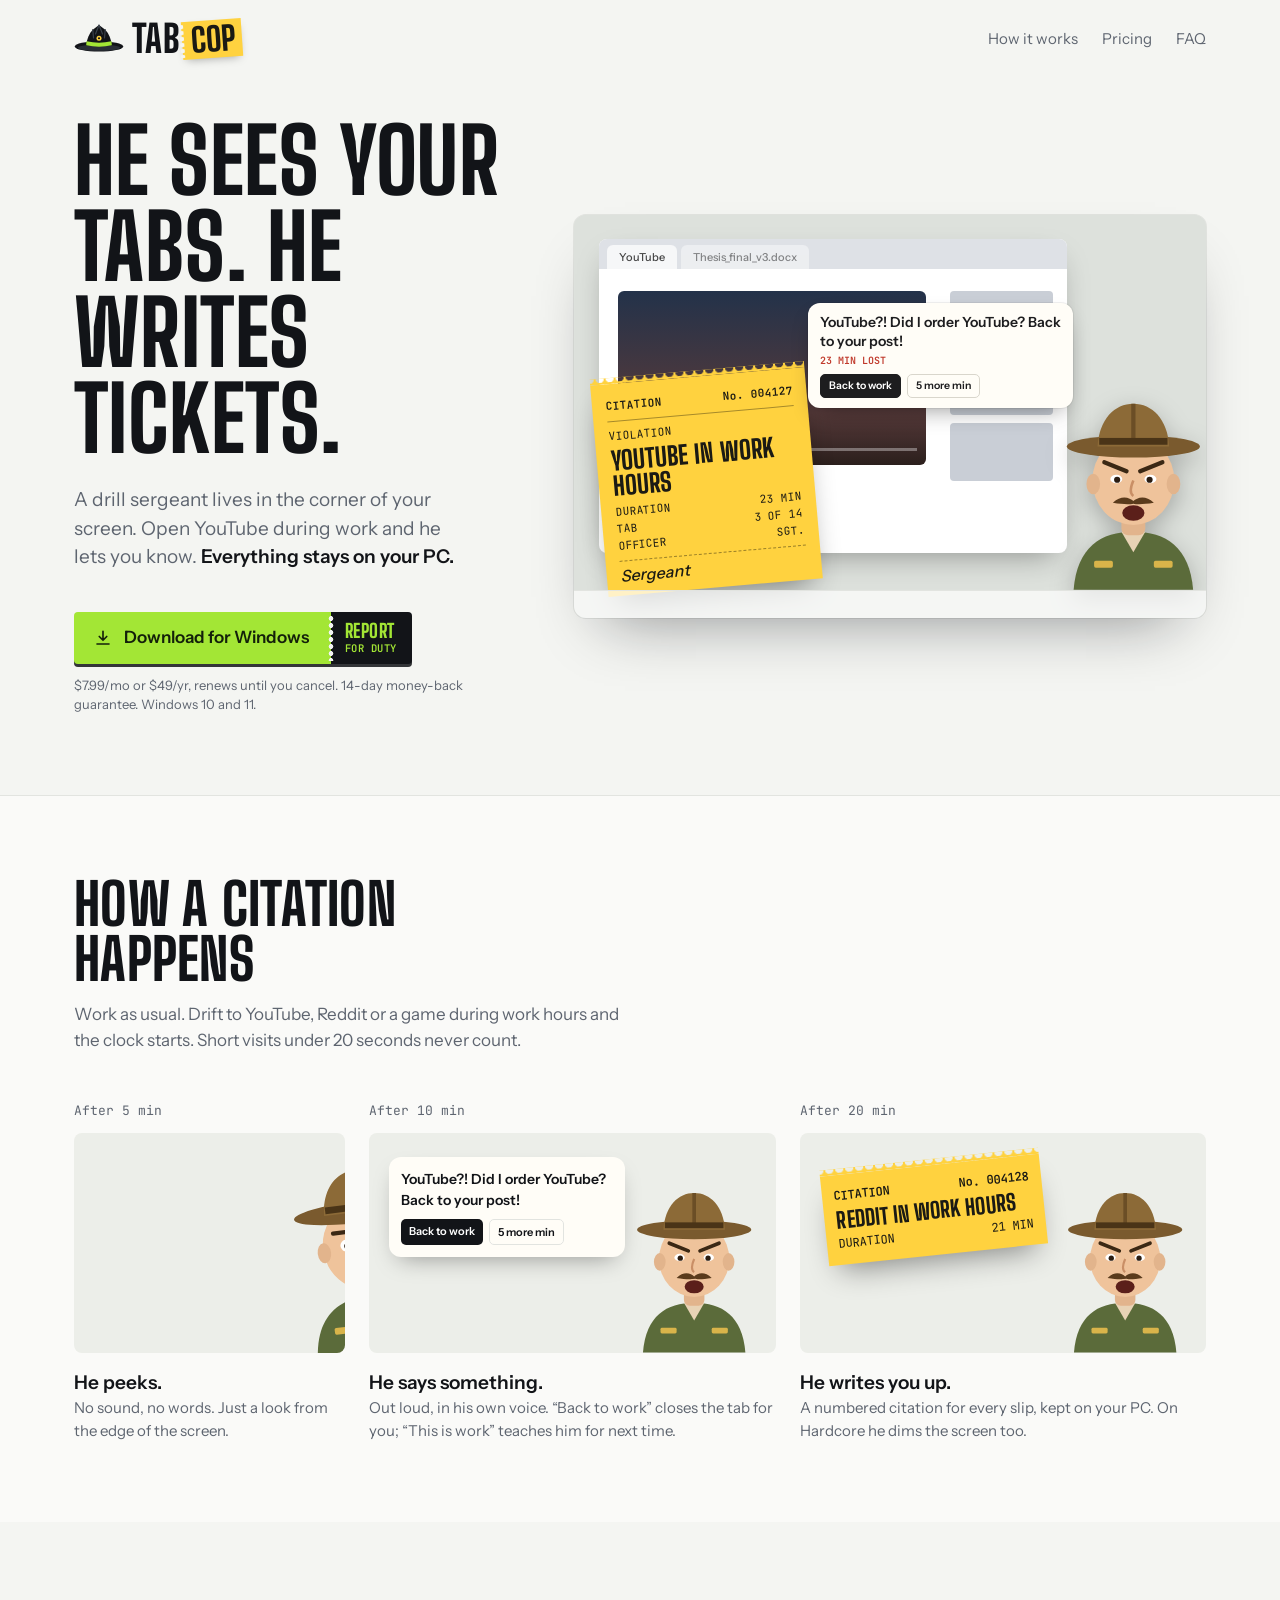
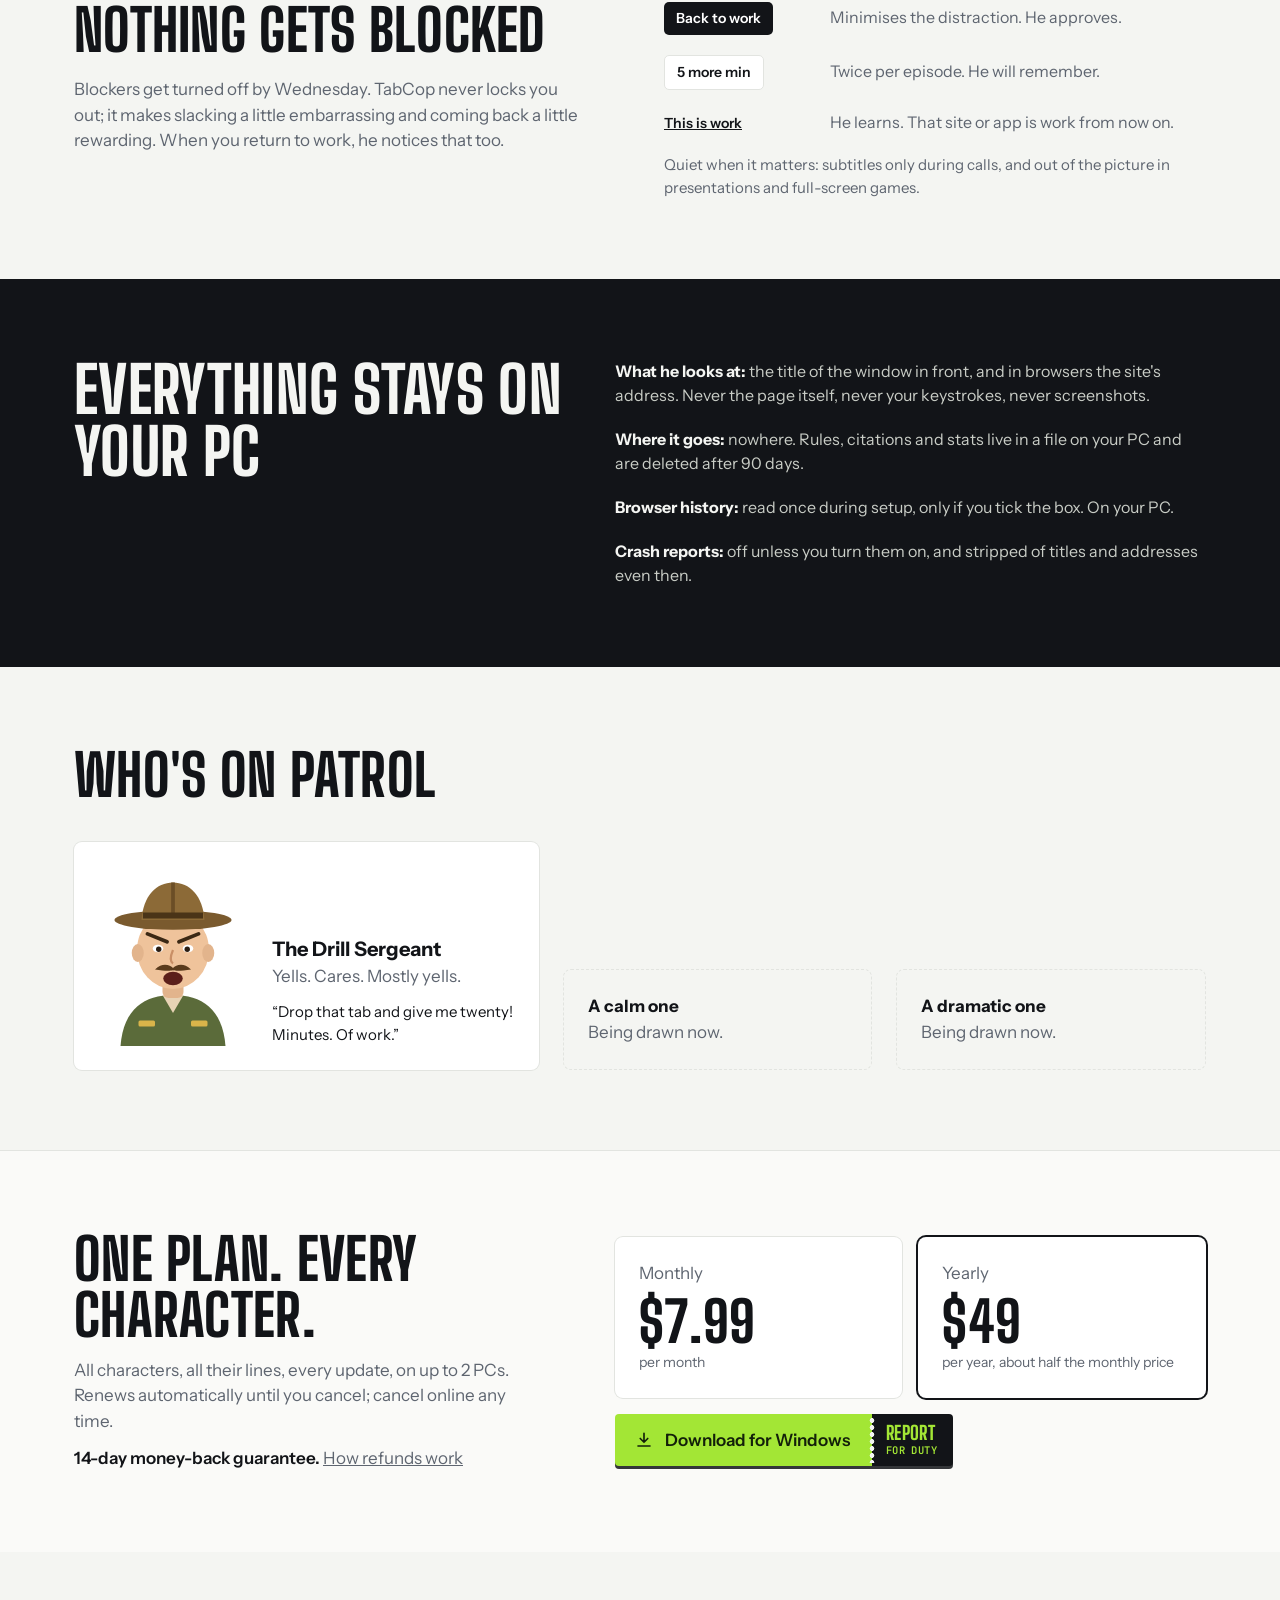
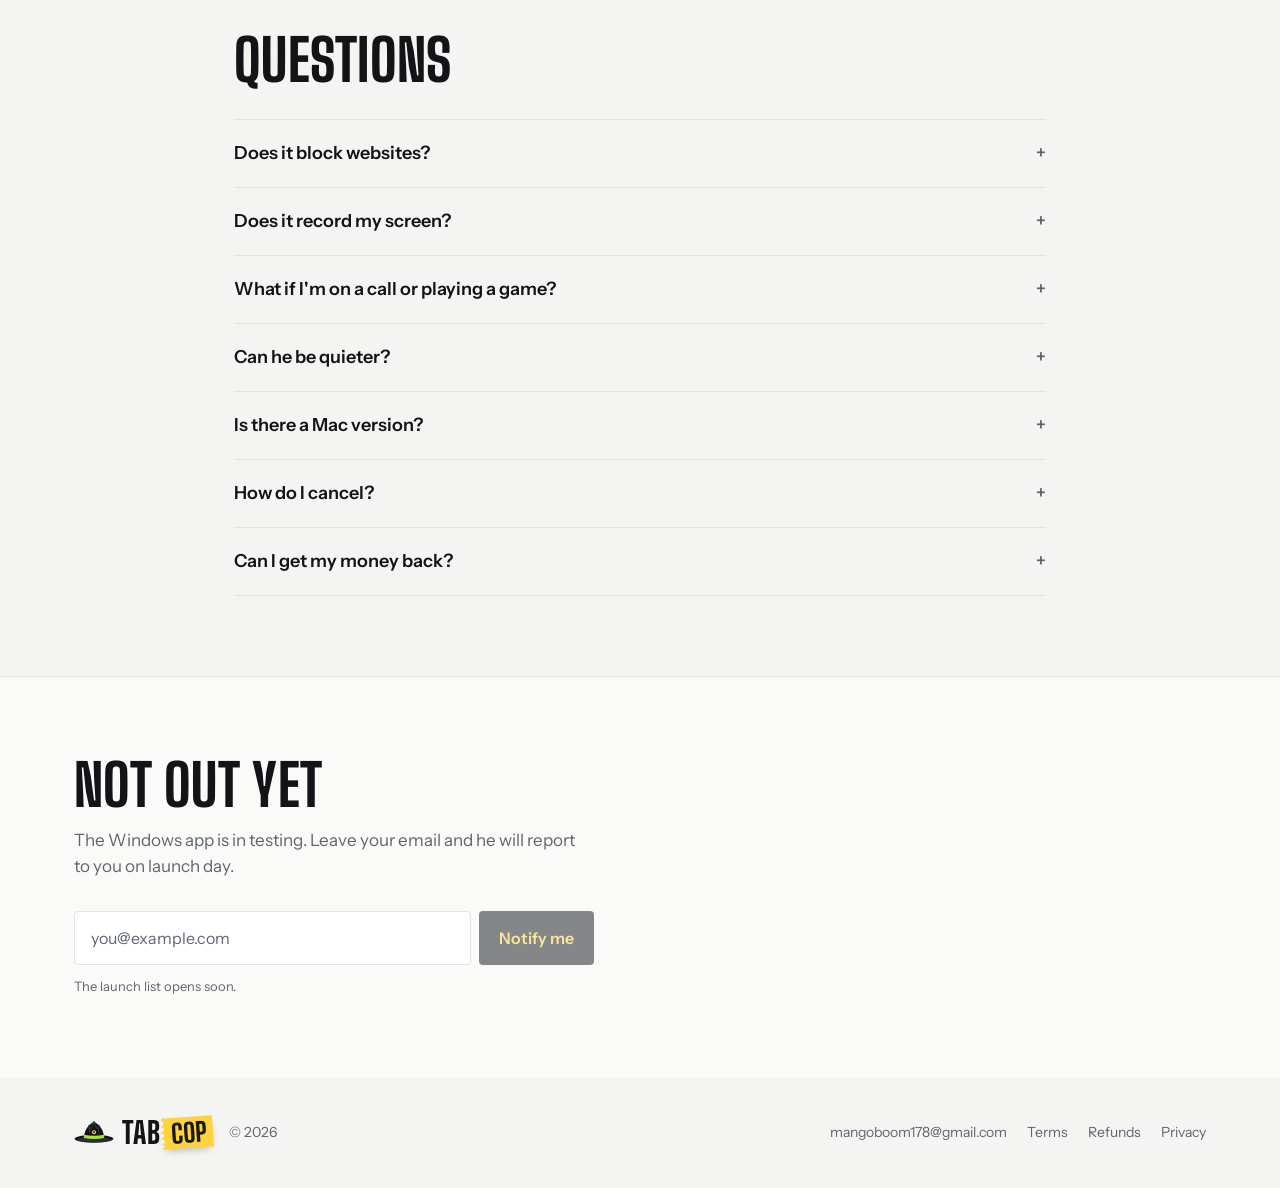
<file: index.html>
<!DOCTYPE html><html lang="en"><head><meta charset="utf-8"><meta name="viewport" content="width=device-width, initial-scale=1"><title>TabCop: a drill sergeant for your browser tabs</title><meta name="description" content="A voiced character lives in the corner of your screen. Open YouTube during work and he lets you know. Windows. Everything stays on your PC."><meta property="og:title" content="TabCop: a drill sergeant for your browser tabs"><meta property="og:description" content="A voiced character lives in the corner of your screen. Open YouTube during work and he lets you know. Windows. Everything stays on your PC."><meta name="theme-color" content="#f4f5f2"><link rel="icon" href="/favicon.svg" type="image/svg+xml"><link rel="stylesheet" href="/_astro/Logo.6TvJ3xuP.css"></head><body><header class="mx-auto flex max-w-[1180px] items-center justify-between px-6 py-5"><a href="/" class="logo lg" aria-label="TabCop home" data-astro-cid-f7espo7c><svg class="hat" viewBox="0 0 64 40" aria-hidden="true" data-astro-cid-f7espo7c><!-- drill sergeant's campaign hat: Montana-peak crown with four pinches,
         wide brim with a shaded underside, lime band, brass badge --><ellipse cx="32" cy="30" rx="31" ry="6.5" fill="#121418" data-astro-cid-f7espo7c></ellipse><ellipse cx="32" cy="31.6" rx="27" ry="4" fill="#2a2f36" data-astro-cid-f7espo7c></ellipse><path d="M15.5 29 C 16.5 20, 19.5 13, 24 8.5 L 32 2.5 L 40 8.5 C 44.5 13, 47.5 20, 48.5 29 Z" fill="#121418" data-astro-cid-f7espo7c></path><path d="M32 2.5 L 27.5 14 M32 2.5 L 36.5 14 M24 8.5 L 25 19 M40 8.5 L 39 19" stroke="#3b424c" stroke-width="1.5" stroke-linecap="round" fill="none" data-astro-cid-f7espo7c></path><path d="M16 23.5 Q 32 27 48 23.5 L 48.4 28.6 Q 32 32 15.6 28.6 Z" fill="#a3e635" data-astro-cid-f7espo7c></path><circle cx="32" cy="19.5" r="3.2" fill="#ffd23f" data-astro-cid-f7espo7c></circle><circle cx="32" cy="19.5" r="1.4" fill="#121418" data-astro-cid-f7espo7c></circle></svg><span class="word" data-astro-cid-f7espo7c><span class="tab" data-astro-cid-f7espo7c>Tab</span><span class="cop" data-astro-cid-f7espo7c>Cop</span></span></a><nav class="flex items-center gap-6 text-[15px] text-muted"><a href="#how" class="hover:text-ink">How it works</a><a href="#pricing" class="hover:text-ink">Pricing</a><a href="#faq" class="hover:text-ink">FAQ</a></nav></header><main><!-- 1. Poster --><section class="mx-auto grid max-w-[1180px] grid-cols-1 items-center gap-12 px-6 pb-20 pt-10 lg:grid-cols-[5fr_7fr]"><div><h1 class="display text-[clamp(3.2rem,7vw,6rem)]">He sees your tabs. He writes tickets.</h1><p class="mt-6 max-w-[30ch] text-[19px] text-muted">A drill sergeant lives in the corner of your screen. Open YouTube during work and he lets you know. <b class="font-semibold text-ink">Everything stays on your PC.</b></p><div class="mt-10"><a class="dl" href="#launch" data-dl data-released="0" aria-label="Download for Windows: join the launch list"><span class="peek" aria-hidden="true"><svg viewBox="20 12 160 120" aria-hidden="true"><path d="M30 240 C 34 190, 62 172, 100 172 C 138 172, 166 190, 170 240 Z" fill="#5b6b3a"></path><path d="M86 172 L100 196 L114 172 Z" fill="#e8d3b5"></path><rect x="54" y="206" width="22" height="8" rx="2" fill="#d9b44a"></rect><rect x="124" y="206" width="22" height="8" rx="2" fill="#d9b44a"></rect><rect x="86" y="146" width="28" height="30" rx="8" fill="#e2b48c"></rect><ellipse cx="100" cy="112" rx="48" ry="52" fill="#efc39b"></ellipse><ellipse cx="53" cy="116" rx="8" ry="12" fill="#e2b48c"></ellipse><ellipse cx="147" cy="116" rx="8" ry="12" fill="#e2b48c"></ellipse><ellipse cx="100" cy="72" rx="78" ry="13" fill="#7a5a2e"></ellipse><path d="M58 72 C 60 40, 78 22, 100 22 C 122 22, 140 40, 142 72 Z" fill="#8c6a37"></path><path d="M100 22 L 100 66" stroke="#6b4e26" stroke-width="5"></path><rect x="60" y="62" width="80" height="8" fill="#4a3417"></rect><ellipse cx="80" cy="110" rx="7" ry="7" fill="#fff"></ellipse><ellipse cx="120" cy="110" rx="7" ry="7" fill="#fff"></ellipse><circle cx="81" cy="111" r="3.6" fill="#2b1d12"></circle><circle cx="119" cy="111" r="3.6" fill="#2b1d12"></circle><path d="M66 94 L92 94" stroke="#3b2814" stroke-width="5" stroke-linecap="round"></path><path d="M108 94 L134 94" stroke="#3b2814" stroke-width="5" stroke-linecap="round"></path><path d="M100 112 q-6 14 0 18" stroke="#c98f66" stroke-width="3" fill="none"></path><path d="M76 138 C 86 128, 96 132, 100 136 C 104 132, 114 128, 124 138 C 112 140, 104 140, 100 139 C 96 140, 88 140, 76 138 Z" fill="#5a3b1c"></path><path d="M89 149 L111 149" stroke="#5b1f1a" stroke-width="3.5" stroke-linecap="round"></path></svg></span><span class="say" aria-hidden="true">Finally. Click it.</span><span class="main"><svg viewBox="0 0 24 24" width="18" height="18" fill="none" stroke="currentColor" stroke-width="2.2" stroke-linecap="round" stroke-linejoin="round" aria-hidden="true"><path d="M12 3v12m0 0-5-5m5 5 5-5M4 20h16"></path></svg>Download for Windows</span><span class="stub"><b>REPORT</b>FOR DUTY</span></a><script type="module">for(let e of document.querySelectorAll(`[data-dl]`))e.addEventListener(`click`,()=>{let t=e.querySelector(`.say`);e.classList.add(`torn`),t&&(t.textContent=e.dataset.released===`1`?`Downloading… Report at 0900.`:`Not out yet. Get on the list.`),window.setTimeout(()=>{e.classList.remove(`torn`),t&&(t.textContent=`Finally. Click it.`)},2600)});</script></div><p class="mt-3 text-[13px] text-muted">$7.99/mo or $49/yr, renews until you cancel. 14-day money-back guarantee. Windows 10 and 11.</p></div><div class="desk" role="img" aria-label="A Windows desktop with YouTube open; the drill sergeant leans in from the corner with a speech bubble and a yellow citation."><div class="win"><div class="tabs"><span class="tab">YouTube</span><span class="tab" style="opacity:.6">Thesis_final_v3.docx</span></div><div class="video"></div><div class="side"><i></i><i></i><i></i></div></div><div class="citation"><div class="row" style="font-weight:600;border-bottom:1px solid rgba(0,0,0,.35);padding-bottom:6px;margin-bottom:6px"><span>CITATION</span><span>No. 004127</span></div>VIOLATION<div class="display" style="font-size:clamp(16px,2vw,26px);margin:4px 0 6px">YouTube in work hours</div><div class="row"><span>DURATION</span><span>23 MIN</span></div><div class="row"><span>TAB</span><span>3 OF 14</span></div><div class="row"><span>OFFICER</span><span>SGT.</span></div><div style="margin-top:6px;border-top:1px dashed rgba(0,0,0,.4);padding-top:6px;font:italic 500 clamp(12px,1.3vw,16px)/1 var(--font-sans)">Sergeant</div></div><div class="bubble">YouTube?! Did I order YouTube? Back to your post!<div class="lost">23 MIN LOST</div><div class="acts"><span>Back to work</span><span>5 more min</span></div></div><div class="sgt"><svg viewBox="0 0 200 240" aria-hidden="true"><path d="M30 240 C 34 190, 62 172, 100 172 C 138 172, 166 190, 170 240 Z" fill="#5b6b3a"></path><path d="M86 172 L100 196 L114 172 Z" fill="#e8d3b5"></path><rect x="54" y="206" width="22" height="8" rx="2" fill="#d9b44a"></rect><rect x="124" y="206" width="22" height="8" rx="2" fill="#d9b44a"></rect><rect x="86" y="146" width="28" height="30" rx="8" fill="#e2b48c"></rect><ellipse cx="100" cy="112" rx="48" ry="52" fill="#efc39b"></ellipse><ellipse cx="53" cy="116" rx="8" ry="12" fill="#e2b48c"></ellipse><ellipse cx="147" cy="116" rx="8" ry="12" fill="#e2b48c"></ellipse><ellipse cx="100" cy="72" rx="78" ry="13" fill="#7a5a2e"></ellipse><path d="M58 72 C 60 40, 78 22, 100 22 C 122 22, 140 40, 142 72 Z" fill="#8c6a37"></path><path d="M100 22 L 100 66" stroke="#6b4e26" stroke-width="5"></path><rect x="60" y="62" width="80" height="8" fill="#4a3417"></rect><ellipse cx="80" cy="110" rx="7" ry="5" fill="#fff"></ellipse><ellipse cx="120" cy="110" rx="7" ry="5" fill="#fff"></ellipse><circle cx="81" cy="111" r="3.6" fill="#2b1d12"></circle><circle cx="119" cy="111" r="3.6" fill="#2b1d12"></circle><path d="M66 90.5 L92 101" stroke="#3b2814" stroke-width="5" stroke-linecap="round"></path><path d="M108 101 L134 90.5" stroke="#3b2814" stroke-width="5" stroke-linecap="round"></path><path d="M100 112 q-6 14 0 18" stroke="#c98f66" stroke-width="3" fill="none"></path><path d="M76 138 C 86 128, 96 132, 100 136 C 104 132, 114 128, 124 138 C 112 140, 104 140, 100 139 C 96 140, 88 140, 76 138 Z" fill="#5a3b1c"></path><ellipse cx="100" cy="150" rx="13" ry="9" fill="#5b1f1a"></ellipse></svg></div><div class="taskbar"></div></div></section><!-- 2. How a citation happens: one sequence, three moments of unequal weight --><section id="how" class="border-t border-line bg-raised"><div class="mx-auto max-w-[1180px] px-6 py-20"><h2 class="display max-w-[16ch] text-[clamp(2.4rem,4.5vw,3.8rem)]">How a citation happens</h2><p class="mt-4 max-w-[52ch] text-muted">Work as usual. Drift to YouTube, Reddit or a game during work hours and the clock starts. Short visits under 20 seconds never count.</p><ol class="mt-12 grid gap-6 lg:grid-cols-[2fr_3fr_3fr]"><li class="flex flex-col"><span class="mono text-[13px] text-muted">After 5 min</span><div class="relative mt-3 h-[220px] overflow-hidden rounded-[8px] bg-wash"><div class="absolute bottom-0 right-[-38%] w-[62%] rotate-[-7deg]"><svg viewBox="0 0 200 240" aria-hidden="true"><path d="M30 240 C 34 190, 62 172, 100 172 C 138 172, 166 190, 170 240 Z" fill="#5b6b3a"></path><path d="M86 172 L100 196 L114 172 Z" fill="#e8d3b5"></path><rect x="54" y="206" width="22" height="8" rx="2" fill="#d9b44a"></rect><rect x="124" y="206" width="22" height="8" rx="2" fill="#d9b44a"></rect><rect x="86" y="146" width="28" height="30" rx="8" fill="#e2b48c"></rect><ellipse cx="100" cy="112" rx="48" ry="52" fill="#efc39b"></ellipse><ellipse cx="53" cy="116" rx="8" ry="12" fill="#e2b48c"></ellipse><ellipse cx="147" cy="116" rx="8" ry="12" fill="#e2b48c"></ellipse><ellipse cx="100" cy="72" rx="78" ry="13" fill="#7a5a2e"></ellipse><path d="M58 72 C 60 40, 78 22, 100 22 C 122 22, 140 40, 142 72 Z" fill="#8c6a37"></path><path d="M100 22 L 100 66" stroke="#6b4e26" stroke-width="5"></path><rect x="60" y="62" width="80" height="8" fill="#4a3417"></rect><ellipse cx="80" cy="110" rx="7" ry="7" fill="#fff"></ellipse><ellipse cx="120" cy="110" rx="7" ry="7" fill="#fff"></ellipse><circle cx="81" cy="111" r="3.6" fill="#2b1d12"></circle><circle cx="119" cy="111" r="3.6" fill="#2b1d12"></circle><path d="M66 94 L92 94" stroke="#3b2814" stroke-width="5" stroke-linecap="round"></path><path d="M108 94 L134 94" stroke="#3b2814" stroke-width="5" stroke-linecap="round"></path><path d="M100 112 q-6 14 0 18" stroke="#c98f66" stroke-width="3" fill="none"></path><path d="M76 138 C 86 128, 96 132, 100 136 C 104 132, 114 128, 124 138 C 112 140, 104 140, 100 139 C 96 140, 88 140, 76 138 Z" fill="#5a3b1c"></path><path d="M89 149 L111 149" stroke="#5b1f1a" stroke-width="3.5" stroke-linecap="round"></path></svg></div></div><h3 class="mt-4 text-[19px] font-semibold">He peeks.</h3><p class="text-[15px] text-muted">No sound, no words. Just a look from the edge of the screen.</p></li><li class="flex flex-col"><span class="mono text-[13px] text-muted">After 10 min</span><div class="relative mt-3 h-[220px] overflow-hidden rounded-[8px] bg-wash"><div class="absolute bottom-0 right-2 w-[36%]"><svg viewBox="0 0 200 240" aria-hidden="true"><path d="M30 240 C 34 190, 62 172, 100 172 C 138 172, 166 190, 170 240 Z" fill="#5b6b3a"></path><path d="M86 172 L100 196 L114 172 Z" fill="#e8d3b5"></path><rect x="54" y="206" width="22" height="8" rx="2" fill="#d9b44a"></rect><rect x="124" y="206" width="22" height="8" rx="2" fill="#d9b44a"></rect><rect x="86" y="146" width="28" height="30" rx="8" fill="#e2b48c"></rect><ellipse cx="100" cy="112" rx="48" ry="52" fill="#efc39b"></ellipse><ellipse cx="53" cy="116" rx="8" ry="12" fill="#e2b48c"></ellipse><ellipse cx="147" cy="116" rx="8" ry="12" fill="#e2b48c"></ellipse><ellipse cx="100" cy="72" rx="78" ry="13" fill="#7a5a2e"></ellipse><path d="M58 72 C 60 40, 78 22, 100 22 C 122 22, 140 40, 142 72 Z" fill="#8c6a37"></path><path d="M100 22 L 100 66" stroke="#6b4e26" stroke-width="5"></path><rect x="60" y="62" width="80" height="8" fill="#4a3417"></rect><ellipse cx="80" cy="110" rx="7" ry="5" fill="#fff"></ellipse><ellipse cx="120" cy="110" rx="7" ry="5" fill="#fff"></ellipse><circle cx="81" cy="111" r="3.6" fill="#2b1d12"></circle><circle cx="119" cy="111" r="3.6" fill="#2b1d12"></circle><path d="M66 90.5 L92 101" stroke="#3b2814" stroke-width="5" stroke-linecap="round"></path><path d="M108 101 L134 90.5" stroke="#3b2814" stroke-width="5" stroke-linecap="round"></path><path d="M100 112 q-6 14 0 18" stroke="#c98f66" stroke-width="3" fill="none"></path><path d="M76 138 C 86 128, 96 132, 100 136 C 104 132, 114 128, 124 138 C 112 140, 104 140, 100 139 C 96 140, 88 140, 76 138 Z" fill="#5a3b1c"></path><ellipse cx="100" cy="150" rx="13" ry="9" fill="#5b1f1a"></ellipse></svg></div><div class="absolute left-5 top-6 w-[58%] rounded-[12px] bg-[#fffdf7] p-3 text-[14px] font-semibold shadow-[0_10px_24px_-10px_rgba(0,0,0,.4)]">YouTube?! Did I order YouTube? Back to your post!<div class="mt-2 flex gap-1.5 text-[11px]"><span class="rounded-[5px] bg-ink px-2 py-1 text-white">Back to work</span><span class="rounded-[5px] border border-line px-2 py-1">5 more min</span></div></div></div><h3 class="mt-4 text-[19px] font-semibold">He says something.</h3><p class="text-[15px] text-muted">Out loud, in his own voice. “Back to work” closes the tab for you; “This is work” teaches him for next time.</p></li><li class="flex flex-col"><span class="mono text-[13px] text-muted">After 20 min</span><div class="relative mt-3 h-[220px] overflow-hidden rounded-[8px] bg-wash"><div class="citation absolute left-6 top-8 w-[54%] -rotate-6 p-3 text-[11px]"><div class="row font-semibold"><span>CITATION</span><span>No. 004128</span></div><div class="display my-1 text-[22px]">Reddit in work hours</div><div class="row"><span>DURATION</span><span>21 MIN</span></div></div><div class="absolute bottom-0 right-2 w-[36%]"><svg viewBox="0 0 200 240" aria-hidden="true"><path d="M30 240 C 34 190, 62 172, 100 172 C 138 172, 166 190, 170 240 Z" fill="#5b6b3a"></path><path d="M86 172 L100 196 L114 172 Z" fill="#e8d3b5"></path><rect x="54" y="206" width="22" height="8" rx="2" fill="#d9b44a"></rect><rect x="124" y="206" width="22" height="8" rx="2" fill="#d9b44a"></rect><rect x="86" y="146" width="28" height="30" rx="8" fill="#e2b48c"></rect><ellipse cx="100" cy="112" rx="48" ry="52" fill="#efc39b"></ellipse><ellipse cx="53" cy="116" rx="8" ry="12" fill="#e2b48c"></ellipse><ellipse cx="147" cy="116" rx="8" ry="12" fill="#e2b48c"></ellipse><ellipse cx="100" cy="72" rx="78" ry="13" fill="#7a5a2e"></ellipse><path d="M58 72 C 60 40, 78 22, 100 22 C 122 22, 140 40, 142 72 Z" fill="#8c6a37"></path><path d="M100 22 L 100 66" stroke="#6b4e26" stroke-width="5"></path><rect x="60" y="62" width="80" height="8" fill="#4a3417"></rect><ellipse cx="80" cy="110" rx="7" ry="5" fill="#fff"></ellipse><ellipse cx="120" cy="110" rx="7" ry="5" fill="#fff"></ellipse><circle cx="81" cy="111" r="3.6" fill="#2b1d12"></circle><circle cx="119" cy="111" r="3.6" fill="#2b1d12"></circle><path d="M66 90.5 L92 101" stroke="#3b2814" stroke-width="5" stroke-linecap="round"></path><path d="M108 101 L134 90.5" stroke="#3b2814" stroke-width="5" stroke-linecap="round"></path><path d="M100 112 q-6 14 0 18" stroke="#c98f66" stroke-width="3" fill="none"></path><path d="M76 138 C 86 128, 96 132, 100 136 C 104 132, 114 128, 124 138 C 112 140, 104 140, 100 139 C 96 140, 88 140, 76 138 Z" fill="#5a3b1c"></path><ellipse cx="100" cy="150" rx="13" ry="9" fill="#5b1f1a"></ellipse></svg></div></div><h3 class="mt-4 text-[19px] font-semibold">He writes you up.</h3><p class="text-[15px] text-muted">A numbered citation for every slip, kept on your PC. On Hardcore he dims the screen too.</p></li></ol></div></section><!-- 3. Not a blocker --><section class="mx-auto grid max-w-[1180px] gap-12 px-6 py-20 lg:grid-cols-2"><div><h2 class="display text-[clamp(2.4rem,4.5vw,3.8rem)]">Nothing gets blocked</h2><p class="mt-5 max-w-[46ch] text-muted">Blockers get turned off by Wednesday. TabCop never locks you out; it makes slacking a little embarrassing and coming back a little rewarding. When you return to work, he notices that too.</p></div><dl class="grid gap-5 self-center text-[16px]"><div class="grid grid-cols-[150px_1fr] items-baseline gap-4"><dt><span class="inline-block rounded-[5px] bg-ink px-3 py-1.5 text-[14px] font-semibold text-white">Back to work</span></dt><dd class="text-muted">Minimises the distraction. He approves.</dd></div><div class="grid grid-cols-[150px_1fr] items-baseline gap-4"><dt><span class="inline-block rounded-[5px] border border-line bg-surface px-3 py-1.5 text-[14px] font-semibold">5 more min</span></dt><dd class="text-muted">Twice per episode. He will remember.</dd></div><div class="grid grid-cols-[150px_1fr] items-baseline gap-4"><dt><span class="text-[14px] font-semibold underline">This is work</span></dt><dd class="text-muted">He learns. That site or app is work from now on.</dd></div><p class="text-[15px] text-muted">Quiet when it matters: subtitles only during calls, and out of the picture in presentations and full-screen games.</p></dl></section><!-- 4. Privacy --><section class="bg-ink text-[#f4f5f2]"><div class="mx-auto grid max-w-[1180px] gap-12 px-6 py-20 lg:grid-cols-[5fr_6fr]"><h2 class="display text-[clamp(2.6rem,5vw,4.4rem)]">Everything stays on your PC</h2><ul class="grid gap-5 self-center text-[16px] text-[#c9cdc6]"><li><b class="text-[#f4f5f2]">What he looks at:</b> the title of the window in front, and in browsers the site's address. Never the page itself, never your keystrokes, never screenshots.</li><li><b class="text-[#f4f5f2]">Where it goes:</b> nowhere. Rules, citations and stats live in a file on your PC and are deleted after 90 days.</li><li><b class="text-[#f4f5f2]">Browser history:</b> read once during setup, only if you tick the box. On your PC.</li><li><b class="text-[#f4f5f2]">Crash reports:</b> off unless you turn them on, and stripped of titles and addresses even then.</li></ul></div></section><!-- 5. Characters --><section class="mx-auto max-w-[1180px] px-6 py-20"><h2 class="display text-[clamp(2.4rem,4.5vw,3.8rem)]">Who's on patrol</h2><div class="mt-10 grid items-end gap-6 lg:grid-cols-[3fr_2fr_2fr]"><figure class="m-0 grid grid-cols-[150px_1fr] items-end gap-6 rounded-[8px] bg-surface p-6 shadow-[0_0_0_1px_var(--line)]"><div class="w-[150px]"><svg viewBox="0 0 200 240" aria-hidden="true"><path d="M30 240 C 34 190, 62 172, 100 172 C 138 172, 166 190, 170 240 Z" fill="#5b6b3a"></path><path d="M86 172 L100 196 L114 172 Z" fill="#e8d3b5"></path><rect x="54" y="206" width="22" height="8" rx="2" fill="#d9b44a"></rect><rect x="124" y="206" width="22" height="8" rx="2" fill="#d9b44a"></rect><rect x="86" y="146" width="28" height="30" rx="8" fill="#e2b48c"></rect><ellipse cx="100" cy="112" rx="48" ry="52" fill="#efc39b"></ellipse><ellipse cx="53" cy="116" rx="8" ry="12" fill="#e2b48c"></ellipse><ellipse cx="147" cy="116" rx="8" ry="12" fill="#e2b48c"></ellipse><ellipse cx="100" cy="72" rx="78" ry="13" fill="#7a5a2e"></ellipse><path d="M58 72 C 60 40, 78 22, 100 22 C 122 22, 140 40, 142 72 Z" fill="#8c6a37"></path><path d="M100 22 L 100 66" stroke="#6b4e26" stroke-width="5"></path><rect x="60" y="62" width="80" height="8" fill="#4a3417"></rect><ellipse cx="80" cy="110" rx="7" ry="5" fill="#fff"></ellipse><ellipse cx="120" cy="110" rx="7" ry="5" fill="#fff"></ellipse><circle cx="81" cy="111" r="3.6" fill="#2b1d12"></circle><circle cx="119" cy="111" r="3.6" fill="#2b1d12"></circle><path d="M66 90.5 L92 101" stroke="#3b2814" stroke-width="5" stroke-linecap="round"></path><path d="M108 101 L134 90.5" stroke="#3b2814" stroke-width="5" stroke-linecap="round"></path><path d="M100 112 q-6 14 0 18" stroke="#c98f66" stroke-width="3" fill="none"></path><path d="M76 138 C 86 128, 96 132, 100 136 C 104 132, 114 128, 124 138 C 112 140, 104 140, 100 139 C 96 140, 88 140, 76 138 Z" fill="#5a3b1c"></path><ellipse cx="100" cy="150" rx="13" ry="9" fill="#5b1f1a"></ellipse></svg></div><figcaption><b class="block text-[20px]">The Drill Sergeant</b><span class="text-muted">Yells. Cares. Mostly yells.</span><p class="mt-3 text-[15px]">“Drop that tab and give me twenty! Minutes. Of work.”</p></figcaption></figure><div class="rounded-[8px] border-[1.5px] border-dashed border-line p-6 text-muted"><b class="block text-ink">A calm one</b>Being drawn now.</div><div class="rounded-[8px] border-[1.5px] border-dashed border-line p-6 text-muted"><b class="block text-ink">A dramatic one</b>Being drawn now.</div></div></section><!-- 6. Pricing --><section id="pricing" class="border-t border-line bg-raised"><div class="mx-auto grid max-w-[1180px] gap-12 px-6 py-20 lg:grid-cols-[5fr_6fr]"><div><h2 class="display text-[clamp(2.4rem,4.5vw,3.8rem)]">One plan. Every character.</h2><p class="mt-4 max-w-[40ch] text-muted">All characters, all their lines, every update, on up to 2 PCs. Renews automatically until you cancel; cancel online any time.</p><p class="mt-3 max-w-[40ch] font-semibold">14-day money-back guarantee. <a href="/refunds" class="font-normal text-muted underline">How refunds work</a></p></div><div class="grid gap-4 self-center sm:grid-cols-2"><div class="rounded-[8px] bg-surface p-6 shadow-[0_0_0_1px_var(--line)]"><span class="text-muted">Monthly</span><div class="display mt-2 text-[56px]">$7.99</div><span class="text-[14px] text-muted">per month</span></div><div class="rounded-[8px] bg-surface p-6 shadow-[0_0_0_2px_var(--ink)]"><span class="text-muted">Yearly</span><div class="display mt-2 text-[56px]">$49</div><span class="text-[14px] text-muted">per year, about half the monthly price</span></div><div class="sm:col-span-2"><a class="dl" href="#launch" data-dl data-released="0" aria-label="Download for Windows: join the launch list"><span class="peek" aria-hidden="true"><svg viewBox="20 12 160 120" aria-hidden="true"><path d="M30 240 C 34 190, 62 172, 100 172 C 138 172, 166 190, 170 240 Z" fill="#5b6b3a"></path><path d="M86 172 L100 196 L114 172 Z" fill="#e8d3b5"></path><rect x="54" y="206" width="22" height="8" rx="2" fill="#d9b44a"></rect><rect x="124" y="206" width="22" height="8" rx="2" fill="#d9b44a"></rect><rect x="86" y="146" width="28" height="30" rx="8" fill="#e2b48c"></rect><ellipse cx="100" cy="112" rx="48" ry="52" fill="#efc39b"></ellipse><ellipse cx="53" cy="116" rx="8" ry="12" fill="#e2b48c"></ellipse><ellipse cx="147" cy="116" rx="8" ry="12" fill="#e2b48c"></ellipse><ellipse cx="100" cy="72" rx="78" ry="13" fill="#7a5a2e"></ellipse><path d="M58 72 C 60 40, 78 22, 100 22 C 122 22, 140 40, 142 72 Z" fill="#8c6a37"></path><path d="M100 22 L 100 66" stroke="#6b4e26" stroke-width="5"></path><rect x="60" y="62" width="80" height="8" fill="#4a3417"></rect><ellipse cx="80" cy="110" rx="7" ry="7" fill="#fff"></ellipse><ellipse cx="120" cy="110" rx="7" ry="7" fill="#fff"></ellipse><circle cx="81" cy="111" r="3.6" fill="#2b1d12"></circle><circle cx="119" cy="111" r="3.6" fill="#2b1d12"></circle><path d="M66 94 L92 94" stroke="#3b2814" stroke-width="5" stroke-linecap="round"></path><path d="M108 94 L134 94" stroke="#3b2814" stroke-width="5" stroke-linecap="round"></path><path d="M100 112 q-6 14 0 18" stroke="#c98f66" stroke-width="3" fill="none"></path><path d="M76 138 C 86 128, 96 132, 100 136 C 104 132, 114 128, 124 138 C 112 140, 104 140, 100 139 C 96 140, 88 140, 76 138 Z" fill="#5a3b1c"></path><path d="M89 149 L111 149" stroke="#5b1f1a" stroke-width="3.5" stroke-linecap="round"></path></svg></span><span class="say" aria-hidden="true">Finally. Click it.</span><span class="main"><svg viewBox="0 0 24 24" width="18" height="18" fill="none" stroke="currentColor" stroke-width="2.2" stroke-linecap="round" stroke-linejoin="round" aria-hidden="true"><path d="M12 3v12m0 0-5-5m5 5 5-5M4 20h16"></path></svg>Download for Windows</span><span class="stub"><b>REPORT</b>FOR DUTY</span></a></div></div></div></section><!-- 7. FAQ --><section id="faq" class="mx-auto max-w-[860px] px-6 py-20"><h2 class="display text-[clamp(2.4rem,4.5vw,3.8rem)]">Questions</h2><div class="mt-8 divide-y divide-line border-y border-line"><details class="group py-5"><summary class="flex cursor-pointer list-none items-center justify-between gap-6 text-[18px] font-semibold">Does it block websites?<span class="text-muted transition group-open:rotate-45" aria-hidden="true">+</span></summary><p class="mt-3 max-w-[62ch] text-muted">No. Nothing is ever blocked. He notices, says something, and writes you a citation if you keep going. Close the tab or press “This is work” and he backs off.</p></details><details class="group py-5"><summary class="flex cursor-pointer list-none items-center justify-between gap-6 text-[18px] font-semibold">Does it record my screen?<span class="text-muted transition group-open:rotate-45" aria-hidden="true">+</span></summary><p class="mt-3 max-w-[62ch] text-muted">No. It reads the title of the window in front and, in browsers, the site&#39;s address. That stays on your PC. No screenshots, no keystrokes, nothing uploaded.</p></details><details class="group py-5"><summary class="flex cursor-pointer list-none items-center justify-between gap-6 text-[18px] font-semibold">What if I&#39;m on a call or playing a game?<span class="text-muted transition group-open:rotate-45" aria-hidden="true">+</span></summary><p class="mt-3 max-w-[62ch] text-muted">During calls he only shows subtitles. Presentations and full-screen games: he stays out of the picture.</p></details><details class="group py-5"><summary class="flex cursor-pointer list-none items-center justify-between gap-6 text-[18px] font-semibold">Can he be quieter?<span class="text-muted transition group-open:rotate-45" aria-hidden="true">+</span></summary><p class="mt-3 max-w-[62ch] text-muted">Pick Soft, Normal or Hardcore, or set your own minutes for each step. Turn the voice off for subtitles only.</p></details><details class="group py-5"><summary class="flex cursor-pointer list-none items-center justify-between gap-6 text-[18px] font-semibold">Is there a Mac version?<span class="text-muted transition group-open:rotate-45" aria-hidden="true">+</span></summary><p class="mt-3 max-w-[62ch] text-muted">Not yet. TabCop is for Windows 10 and 11.</p></details><details class="group py-5"><summary class="flex cursor-pointer list-none items-center justify-between gap-6 text-[18px] font-semibold">How do I cancel?<span class="text-muted transition group-open:rotate-45" aria-hidden="true">+</span></summary><p class="mt-3 max-w-[62ch] text-muted">Online, any time, from the link in your receipt email. You keep TabCop until the end of the period you paid for.</p></details><details class="group py-5"><summary class="flex cursor-pointer list-none items-center justify-between gap-6 text-[18px] font-semibold">Can I get my money back?<span class="text-muted transition group-open:rotate-45" aria-hidden="true">+</span></summary><p class="mt-3 max-w-[62ch] text-muted">Yes: within 14 days of your first payment, or of a yearly renewal, you get a full refund. No questions.</p></details></div></section><!-- 8. Launch list (where the button leads before release) --><section id="launch" class="border-t border-line bg-raised"><div class="mx-auto max-w-[1180px] px-6 py-20"><h2 class="display text-[clamp(2.4rem,4.5vw,3.8rem)]">Not out yet</h2><p class="mb-8 mt-4 max-w-[46ch] text-muted">The Windows app is in testing. Leave your email and he will report to you on launch day.</p><form method="post" target="_blank" class="flex max-w-[520px] flex-col gap-3" data-launch-form><div class="flex flex-wrap gap-2"><label for="email" class="sr-only">Email</label><input id="email" name="email" type="email" required autocomplete="email" placeholder="you@example.com" class="min-w-[240px] flex-1 rounded-[4px] border border-line bg-surface px-4 py-3.5 text-[16px] text-ink placeholder:text-muted"><button type="submit" disabled class="rounded-[4px] bg-ink px-5 py-3.5 text-[16px] font-semibold text-ticket disabled:cursor-not-allowed disabled:opacity-50">Notify me</button></div><p class="text-[13px] text-muted">The launch list opens soon.</p></form></div></section></main><footer class="mx-auto flex max-w-[1180px] flex-wrap items-center justify-between gap-4 px-6 py-10 text-[14px] text-muted"><span class="flex items-center gap-4"><a href="/" class="logo md" aria-label="TabCop home" data-astro-cid-f7espo7c><svg class="hat" viewBox="0 0 64 40" aria-hidden="true" data-astro-cid-f7espo7c><!-- drill sergeant's campaign hat: Montana-peak crown with four pinches,
         wide brim with a shaded underside, lime band, brass badge --><ellipse cx="32" cy="30" rx="31" ry="6.5" fill="#121418" data-astro-cid-f7espo7c></ellipse><ellipse cx="32" cy="31.6" rx="27" ry="4" fill="#2a2f36" data-astro-cid-f7espo7c></ellipse><path d="M15.5 29 C 16.5 20, 19.5 13, 24 8.5 L 32 2.5 L 40 8.5 C 44.5 13, 47.5 20, 48.5 29 Z" fill="#121418" data-astro-cid-f7espo7c></path><path d="M32 2.5 L 27.5 14 M32 2.5 L 36.5 14 M24 8.5 L 25 19 M40 8.5 L 39 19" stroke="#3b424c" stroke-width="1.5" stroke-linecap="round" fill="none" data-astro-cid-f7espo7c></path><path d="M16 23.5 Q 32 27 48 23.5 L 48.4 28.6 Q 32 32 15.6 28.6 Z" fill="#a3e635" data-astro-cid-f7espo7c></path><circle cx="32" cy="19.5" r="3.2" fill="#ffd23f" data-astro-cid-f7espo7c></circle><circle cx="32" cy="19.5" r="1.4" fill="#121418" data-astro-cid-f7espo7c></circle></svg><span class="word" data-astro-cid-f7espo7c><span class="tab" data-astro-cid-f7espo7c>Tab</span><span class="cop" data-astro-cid-f7espo7c>Cop</span></span></a> <span>© 2026</span></span><span class="flex flex-wrap gap-5"><a href="mailto:mangoboom178@gmail.com" class="hover:text-ink">mangoboom178@gmail.com</a><a href="/terms" class="hover:text-ink">Terms</a><a href="/refunds" class="hover:text-ink">Refunds</a><a href="/privacy" class="hover:text-ink">Privacy</a></span></footer></body></html>
</file>
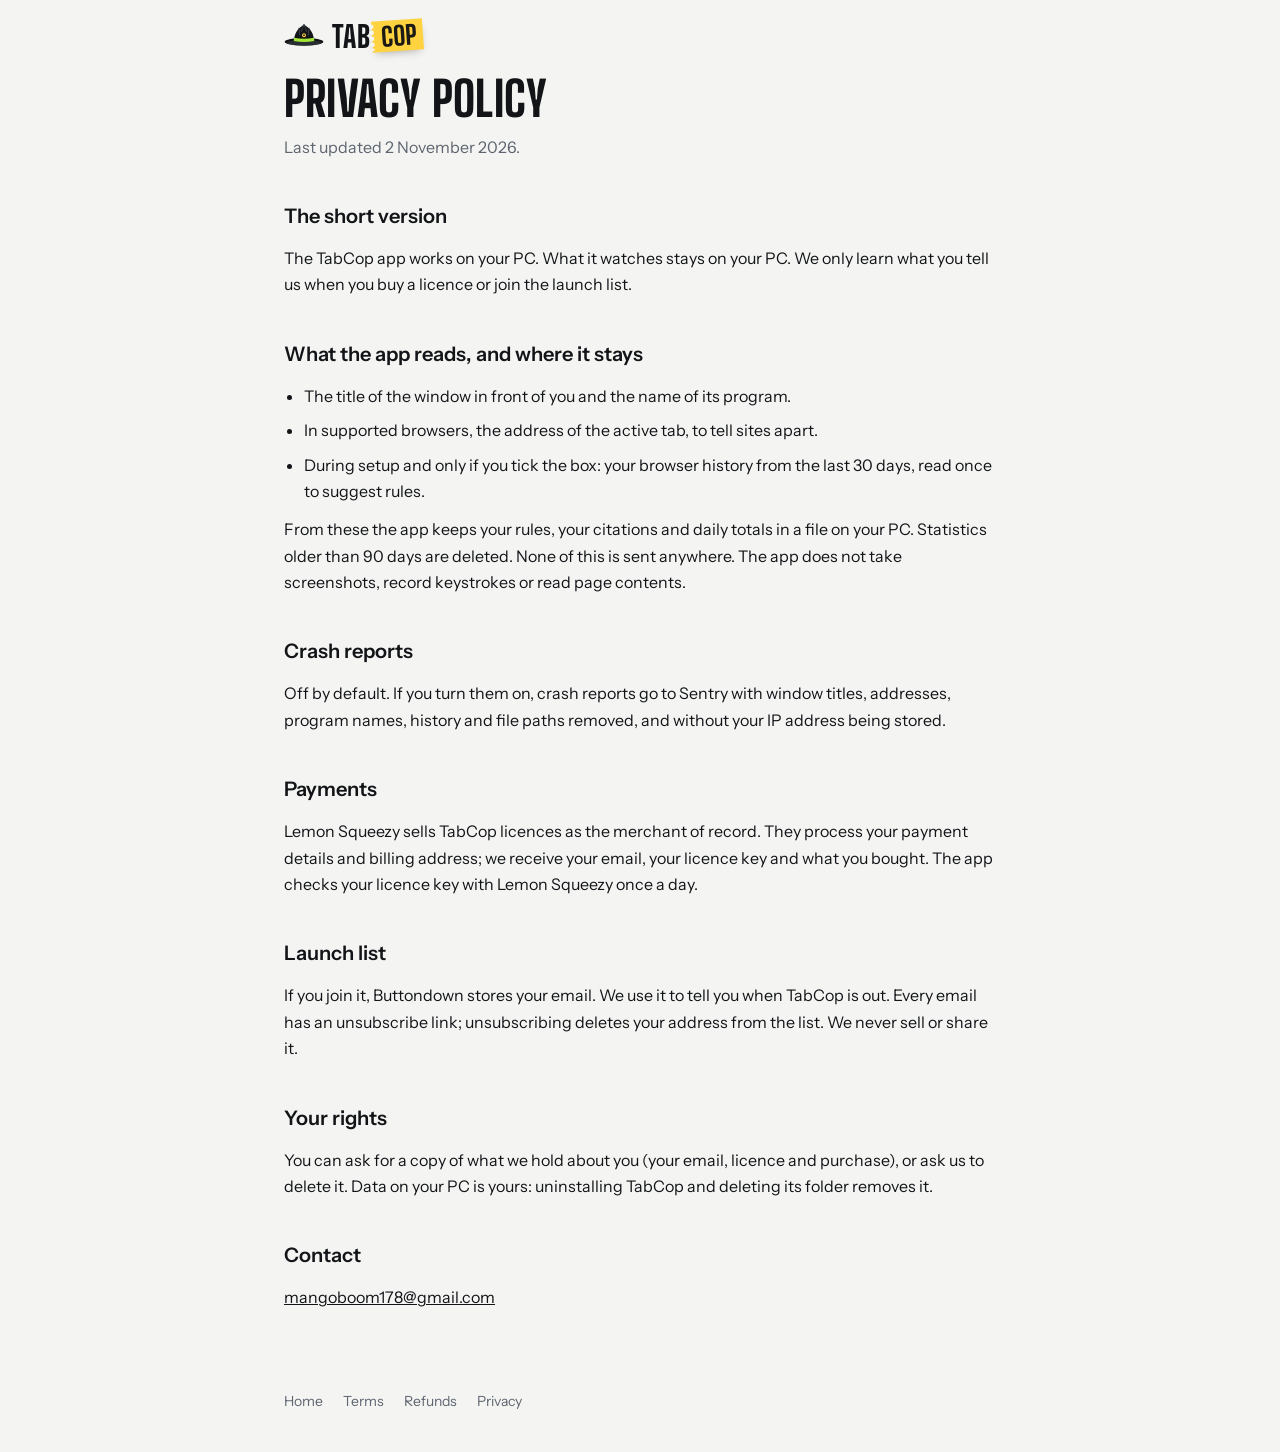
<file: privacy/index.html>
<!DOCTYPE html><html lang="en"><head><meta charset="utf-8"><meta name="viewport" content="width=device-width, initial-scale=1"><title>Privacy policy · TabCop</title><meta name="description" content="What TabCop looks at, where it is kept, and who processes what."><meta property="og:title" content="Privacy policy · TabCop"><meta property="og:description" content="What TabCop looks at, where it is kept, and who processes what."><meta name="theme-color" content="#f4f5f2"><link rel="icon" href="/favicon.svg" type="image/svg+xml"><link rel="stylesheet" href="/_astro/Logo.6TvJ3xuP.css"></head><body><header class="mx-auto max-w-[760px] px-6 py-5"><a href="/" class="logo md" aria-label="TabCop home" data-astro-cid-f7espo7c><svg class="hat" viewBox="0 0 64 40" aria-hidden="true" data-astro-cid-f7espo7c><!-- drill sergeant's campaign hat: Montana-peak crown with four pinches,
         wide brim with a shaded underside, lime band, brass badge --><ellipse cx="32" cy="30" rx="31" ry="6.5" fill="#121418" data-astro-cid-f7espo7c></ellipse><ellipse cx="32" cy="31.6" rx="27" ry="4" fill="#2a2f36" data-astro-cid-f7espo7c></ellipse><path d="M15.5 29 C 16.5 20, 19.5 13, 24 8.5 L 32 2.5 L 40 8.5 C 44.5 13, 47.5 20, 48.5 29 Z" fill="#121418" data-astro-cid-f7espo7c></path><path d="M32 2.5 L 27.5 14 M32 2.5 L 36.5 14 M24 8.5 L 25 19 M40 8.5 L 39 19" stroke="#3b424c" stroke-width="1.5" stroke-linecap="round" fill="none" data-astro-cid-f7espo7c></path><path d="M16 23.5 Q 32 27 48 23.5 L 48.4 28.6 Q 32 32 15.6 28.6 Z" fill="#a3e635" data-astro-cid-f7espo7c></path><circle cx="32" cy="19.5" r="3.2" fill="#ffd23f" data-astro-cid-f7espo7c></circle><circle cx="32" cy="19.5" r="1.4" fill="#121418" data-astro-cid-f7espo7c></circle></svg><span class="word" data-astro-cid-f7espo7c><span class="tab" data-astro-cid-f7espo7c>Tab</span><span class="cop" data-astro-cid-f7espo7c>Cop</span></span></a></header><main class="mx-auto max-w-[760px] px-6 pb-20 text-[16px] leading-[1.65] [&amp;_h2]:mt-10 [&amp;_h2]:text-[20px] [&amp;_h2]:font-semibold [&amp;_p]:mt-3 [&amp;_li]:mt-2 [&amp;_ul]:mt-3 [&amp;_ul]:list-disc [&amp;_ul]:pl-5 [&amp;_a]:underline"><h1 class="display text-[48px]">Privacy policy</h1><p class="text-muted">Last updated 2 November 2026.</p><h2>The short version</h2><p>The TabCop app works on your PC. What it watches stays on your PC. We only learn what you tell us when you buy a licence or join the launch list.</p><h2>What the app reads, and where it stays</h2><ul><li>The title of the window in front of you and the name of its program.</li><li>In supported browsers, the address of the active tab, to tell sites apart.</li><li>During setup and only if you tick the box: your browser history from the last 30 days, read once to suggest rules.</li></ul><p>From these the app keeps your rules, your citations and daily totals in a file on your PC. Statistics older than 90 days are deleted. None of this is sent anywhere. The app does not take screenshots, record keystrokes or read page contents.</p><h2>Crash reports</h2><p>Off by default. If you turn them on, crash reports go to Sentry with window titles, addresses, program names, history and file paths removed, and without your IP address being stored.</p><h2>Payments</h2><p>Lemon Squeezy sells TabCop licences as the merchant of record. They process your payment details and billing address; we receive your email, your licence key and what you bought. The app checks your licence key with Lemon Squeezy once a day.</p><h2>Launch list</h2><p>If you join it, Buttondown stores your email. We use it to tell you when TabCop is out. Every email has an unsubscribe link; unsubscribing deletes your address from the list. We never sell or share it.</p><h2>Your rights</h2><p>You can ask for a copy of what we hold about you (your email, licence and purchase), or ask us to delete it. Data on your PC is yours: uninstalling TabCop and deleting its folder removes it.</p><h2>Contact</h2><p><a class="underline" href="mailto:mangoboom178@gmail.com">mangoboom178@gmail.com</a></p></main><footer class="mx-auto flex max-w-[760px] flex-wrap gap-5 px-6 pb-10 text-[14px] text-muted"><a href="/" class="hover:text-ink">Home</a><a href="/terms" class="hover:text-ink">Terms</a><a href="/refunds" class="hover:text-ink">Refunds</a><a href="/privacy" class="hover:text-ink">Privacy</a></footer></body></html>
</file>
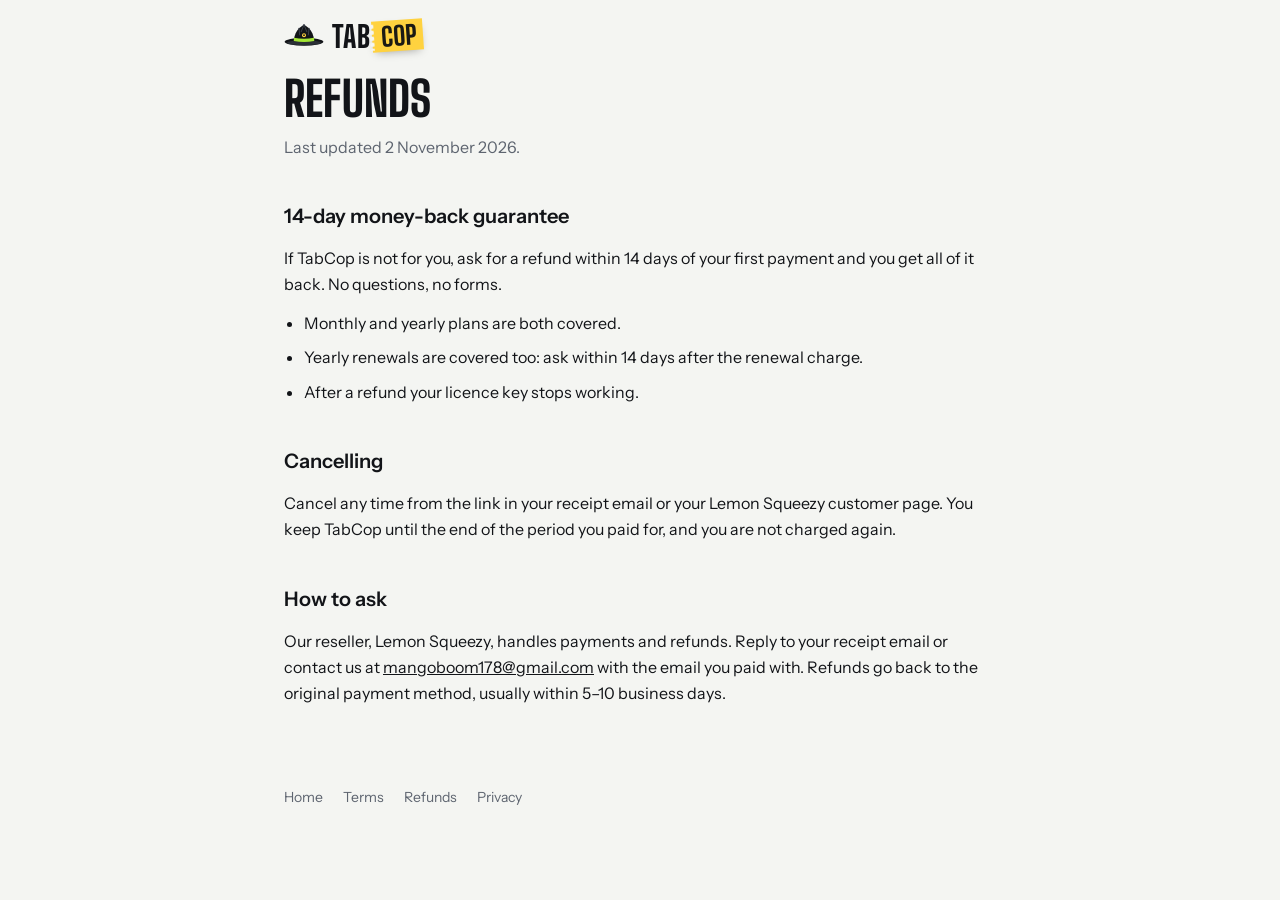
<file: refunds/index.html>
<!DOCTYPE html><html lang="en"><head><meta charset="utf-8"><meta name="viewport" content="width=device-width, initial-scale=1"><title>Refunds · TabCop</title><meta name="description" content="14-day money-back guarantee on TabCop subscriptions."><meta property="og:title" content="Refunds · TabCop"><meta property="og:description" content="14-day money-back guarantee on TabCop subscriptions."><meta name="theme-color" content="#f4f5f2"><link rel="icon" href="/favicon.svg" type="image/svg+xml"><link rel="stylesheet" href="/_astro/Logo.6TvJ3xuP.css"></head><body><header class="mx-auto max-w-[760px] px-6 py-5"><a href="/" class="logo md" aria-label="TabCop home" data-astro-cid-f7espo7c><svg class="hat" viewBox="0 0 64 40" aria-hidden="true" data-astro-cid-f7espo7c><!-- drill sergeant's campaign hat: Montana-peak crown with four pinches,
         wide brim with a shaded underside, lime band, brass badge --><ellipse cx="32" cy="30" rx="31" ry="6.5" fill="#121418" data-astro-cid-f7espo7c></ellipse><ellipse cx="32" cy="31.6" rx="27" ry="4" fill="#2a2f36" data-astro-cid-f7espo7c></ellipse><path d="M15.5 29 C 16.5 20, 19.5 13, 24 8.5 L 32 2.5 L 40 8.5 C 44.5 13, 47.5 20, 48.5 29 Z" fill="#121418" data-astro-cid-f7espo7c></path><path d="M32 2.5 L 27.5 14 M32 2.5 L 36.5 14 M24 8.5 L 25 19 M40 8.5 L 39 19" stroke="#3b424c" stroke-width="1.5" stroke-linecap="round" fill="none" data-astro-cid-f7espo7c></path><path d="M16 23.5 Q 32 27 48 23.5 L 48.4 28.6 Q 32 32 15.6 28.6 Z" fill="#a3e635" data-astro-cid-f7espo7c></path><circle cx="32" cy="19.5" r="3.2" fill="#ffd23f" data-astro-cid-f7espo7c></circle><circle cx="32" cy="19.5" r="1.4" fill="#121418" data-astro-cid-f7espo7c></circle></svg><span class="word" data-astro-cid-f7espo7c><span class="tab" data-astro-cid-f7espo7c>Tab</span><span class="cop" data-astro-cid-f7espo7c>Cop</span></span></a></header><main class="mx-auto max-w-[760px] px-6 pb-20 text-[16px] leading-[1.65] [&amp;_h2]:mt-10 [&amp;_h2]:text-[20px] [&amp;_h2]:font-semibold [&amp;_p]:mt-3 [&amp;_li]:mt-2 [&amp;_ul]:mt-3 [&amp;_ul]:list-disc [&amp;_ul]:pl-5 [&amp;_a]:underline"><h1 class="display text-[48px]">Refunds</h1><p class="text-muted">Last updated 2 November 2026.</p><h2>14-day money-back guarantee</h2><p>If TabCop is not for you, ask for a refund within 14 days of your first payment and you get all of it back. No questions, no forms.</p><ul><li>Monthly and yearly plans are both covered.</li><li>Yearly renewals are covered too: ask within 14 days after the renewal charge.</li><li>After a refund your licence key stops working.</li></ul><h2>Cancelling</h2><p>Cancel any time from the link in your receipt email or your Lemon Squeezy customer page. You keep TabCop until the end of the period you paid for, and you are not charged again.</p><h2>How to ask</h2><p>Our reseller, Lemon Squeezy, handles payments and refunds. Reply to your receipt email or contact us at <a href="mailto:mangoboom178@gmail.com">mangoboom178@gmail.com</a> with the email you paid with. Refunds go back to the original payment method, usually within 5–10 business days.</p></main><footer class="mx-auto flex max-w-[760px] flex-wrap gap-5 px-6 pb-10 text-[14px] text-muted"><a href="/" class="hover:text-ink">Home</a><a href="/terms" class="hover:text-ink">Terms</a><a href="/refunds" class="hover:text-ink">Refunds</a><a href="/privacy" class="hover:text-ink">Privacy</a></footer></body></html>
</file>
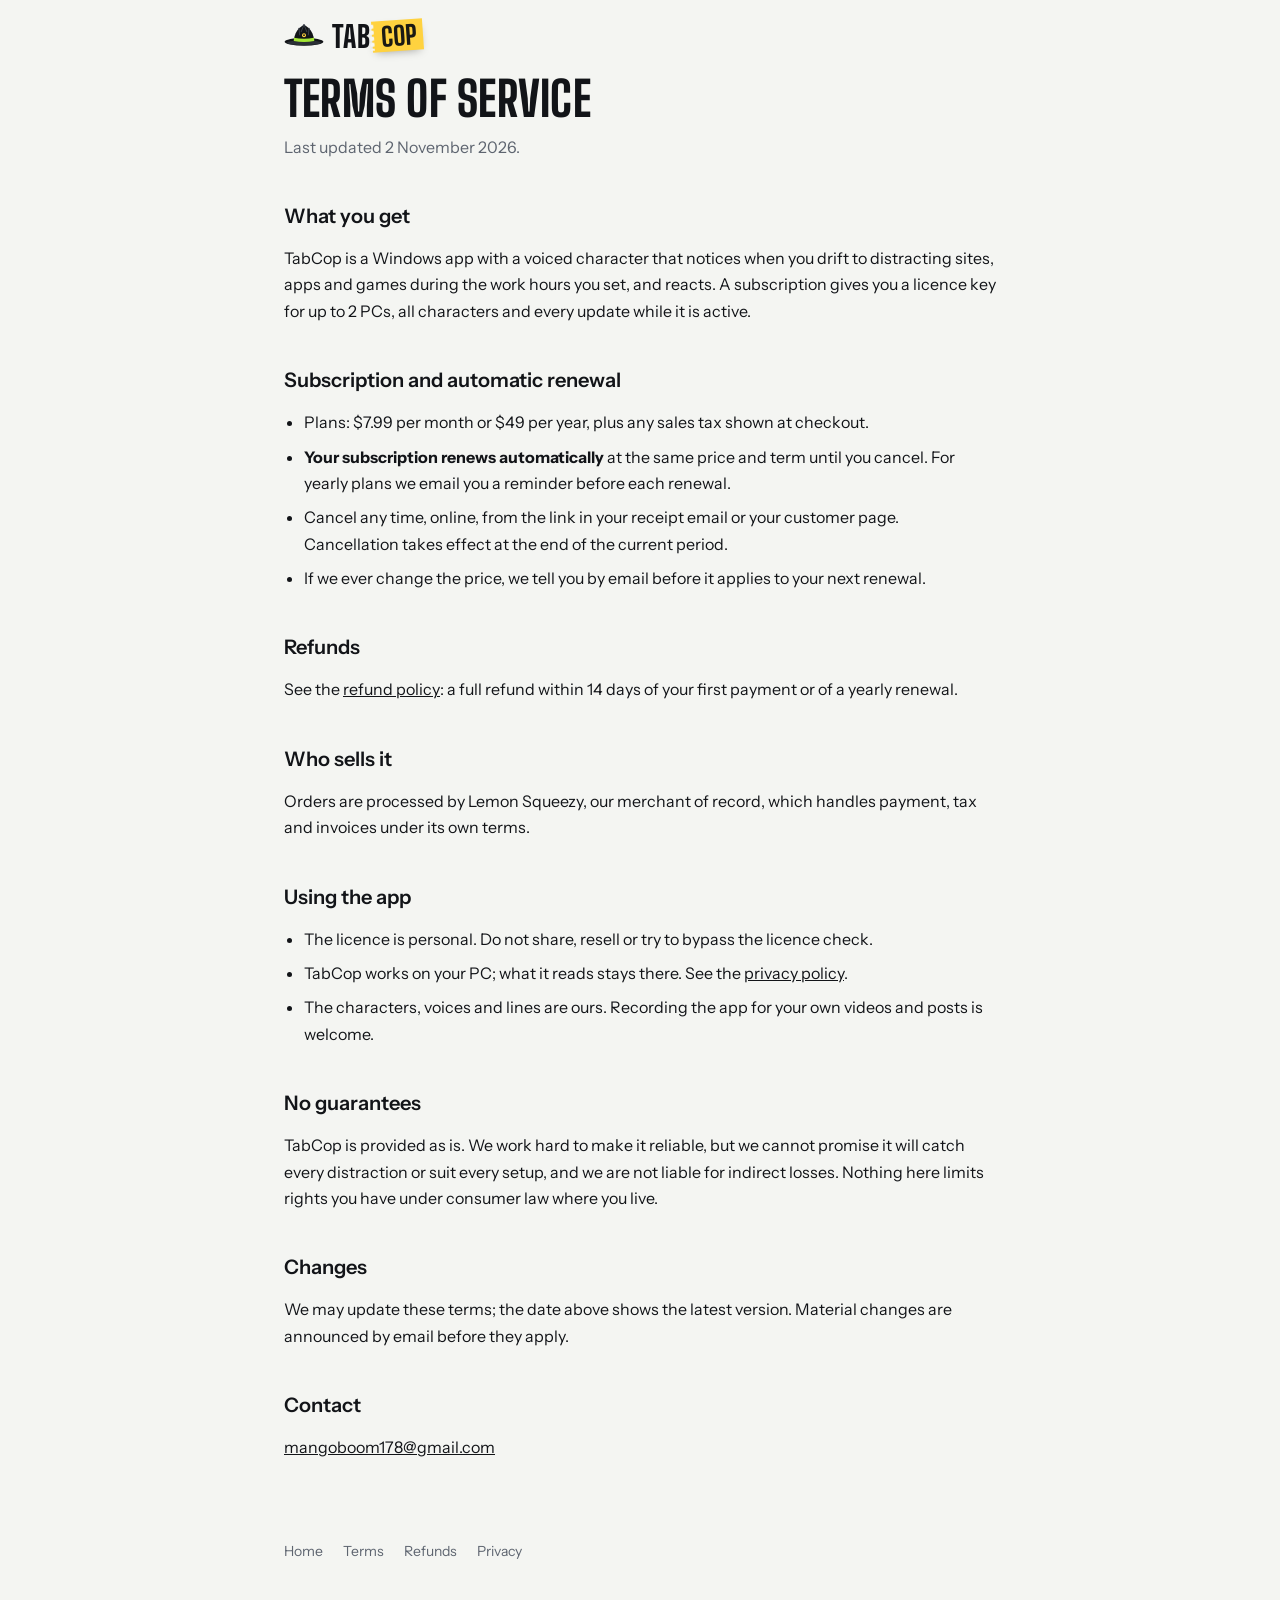
<file: terms/index.html>
<!DOCTYPE html><html lang="en"><head><meta charset="utf-8"><meta name="viewport" content="width=device-width, initial-scale=1"><title>Terms of service · TabCop</title><meta name="description" content="The terms for using TabCop and its subscription."><meta property="og:title" content="Terms of service · TabCop"><meta property="og:description" content="The terms for using TabCop and its subscription."><meta name="theme-color" content="#f4f5f2"><link rel="icon" href="/favicon.svg" type="image/svg+xml"><link rel="stylesheet" href="/_astro/Logo.6TvJ3xuP.css"></head><body><header class="mx-auto max-w-[760px] px-6 py-5"><a href="/" class="logo md" aria-label="TabCop home" data-astro-cid-f7espo7c><svg class="hat" viewBox="0 0 64 40" aria-hidden="true" data-astro-cid-f7espo7c><!-- drill sergeant's campaign hat: Montana-peak crown with four pinches,
         wide brim with a shaded underside, lime band, brass badge --><ellipse cx="32" cy="30" rx="31" ry="6.5" fill="#121418" data-astro-cid-f7espo7c></ellipse><ellipse cx="32" cy="31.6" rx="27" ry="4" fill="#2a2f36" data-astro-cid-f7espo7c></ellipse><path d="M15.5 29 C 16.5 20, 19.5 13, 24 8.5 L 32 2.5 L 40 8.5 C 44.5 13, 47.5 20, 48.5 29 Z" fill="#121418" data-astro-cid-f7espo7c></path><path d="M32 2.5 L 27.5 14 M32 2.5 L 36.5 14 M24 8.5 L 25 19 M40 8.5 L 39 19" stroke="#3b424c" stroke-width="1.5" stroke-linecap="round" fill="none" data-astro-cid-f7espo7c></path><path d="M16 23.5 Q 32 27 48 23.5 L 48.4 28.6 Q 32 32 15.6 28.6 Z" fill="#a3e635" data-astro-cid-f7espo7c></path><circle cx="32" cy="19.5" r="3.2" fill="#ffd23f" data-astro-cid-f7espo7c></circle><circle cx="32" cy="19.5" r="1.4" fill="#121418" data-astro-cid-f7espo7c></circle></svg><span class="word" data-astro-cid-f7espo7c><span class="tab" data-astro-cid-f7espo7c>Tab</span><span class="cop" data-astro-cid-f7espo7c>Cop</span></span></a></header><main class="mx-auto max-w-[760px] px-6 pb-20 text-[16px] leading-[1.65] [&amp;_h2]:mt-10 [&amp;_h2]:text-[20px] [&amp;_h2]:font-semibold [&amp;_p]:mt-3 [&amp;_li]:mt-2 [&amp;_ul]:mt-3 [&amp;_ul]:list-disc [&amp;_ul]:pl-5 [&amp;_a]:underline"><h1 class="display text-[48px]">Terms of service</h1><p class="text-muted">Last updated 2 November 2026.</p><h2>What you get</h2><p>TabCop is a Windows app with a voiced character that notices when you drift to distracting sites, apps and games during the work hours you set, and reacts. A subscription gives you a licence key for up to 2 PCs, all characters and every update while it is active.</p><h2>Subscription and automatic renewal</h2><ul><li>Plans: $7.99 per month or $49 per year, plus any sales tax shown at checkout.</li><li><b>Your subscription renews automatically</b> at the same price and term until you cancel. For yearly plans we email you a reminder before each renewal.</li><li>Cancel any time, online, from the link in your receipt email or your customer page. Cancellation takes effect at the end of the current period.</li><li>If we ever change the price, we tell you by email before it applies to your next renewal.</li></ul><h2>Refunds</h2><p>See the <a href="/refunds">refund policy</a>: a full refund within 14 days of your first payment or of a yearly renewal.</p><h2>Who sells it</h2><p>Orders are processed by Lemon Squeezy, our merchant of record, which handles payment, tax and invoices under its own terms.</p><h2>Using the app</h2><ul><li>The licence is personal. Do not share, resell or try to bypass the licence check.</li><li>TabCop works on your PC; what it reads stays there. See the <a href="/privacy">privacy policy</a>.</li><li>The characters, voices and lines are ours. Recording the app for your own videos and posts is welcome.</li></ul><h2>No guarantees</h2><p>TabCop is provided as is. We work hard to make it reliable, but we cannot promise it will catch every distraction or suit every setup, and we are not liable for indirect losses. Nothing here limits rights you have under consumer law where you live.</p><h2>Changes</h2><p>We may update these terms; the date above shows the latest version. Material changes are announced by email before they apply.</p><h2>Contact</h2><p><a href="mailto:mangoboom178@gmail.com">mangoboom178@gmail.com</a></p></main><footer class="mx-auto flex max-w-[760px] flex-wrap gap-5 px-6 pb-10 text-[14px] text-muted"><a href="/" class="hover:text-ink">Home</a><a href="/terms" class="hover:text-ink">Terms</a><a href="/refunds" class="hover:text-ink">Refunds</a><a href="/privacy" class="hover:text-ink">Privacy</a></footer></body></html>
</file>
<file: _astro/Logo.6TvJ3xuP.css>
@font-face{font-family:Big Shoulders Display;font-style:normal;font-display:swap;font-weight:800;src:url(/_astro/big-shoulders-display-vietnamese-800-normal.TfqTMNKp.woff2)format("woff2"),url(/_astro/big-shoulders-display-vietnamese-800-normal.zHzF0To4.woff)format("woff");unicode-range:U+102-103,U+110-111,U+128-129,U+168-169,U+1A0-1A1,U+1AF-1B0,U+300-301,U+303-304,U+308-309,U+323,U+329,U+1EA0-1EF9,U+20AB}@font-face{font-family:Big Shoulders Display;font-style:normal;font-display:swap;font-weight:800;src:url(/_astro/big-shoulders-display-latin-ext-800-normal.fpv_pHPA.woff2)format("woff2"),url(/_astro/big-shoulders-display-latin-ext-800-normal.BQnXNQRw.woff)format("woff");unicode-range:U+100-2BA,U+2BD-2C5,U+2C7-2CC,U+2CE-2D7,U+2DD-2FF,U+304,U+308,U+329,U+1D00-1DBF,U+1E00-1E9F,U+1EF2-1EFF,U+2020,U+20A0-20AB,U+20AD-20C0,U+2113,U+2C60-2C7F,U+A720-A7FF}@font-face{font-family:Big Shoulders Display;font-style:normal;font-display:swap;font-weight:800;src:url(/_astro/big-shoulders-display-latin-800-normal.DDUD9Xuh.woff2)format("woff2"),url(/_astro/big-shoulders-display-latin-800-normal.CI0lhnTM.woff)format("woff");unicode-range:U+??,U+131,U+152-153,U+2BB-2BC,U+2C6,U+2DA,U+2DC,U+304,U+308,U+329,U+2000-206F,U+20AC,U+2122,U+2191,U+2193,U+2212,U+2215,U+FEFF,U+FFFD}@font-face{font-family:Instrument Sans Variable;font-style:normal;font-display:swap;font-weight:400 700;src:url(/_astro/instrument-sans-latin-ext-wght-normal.B5bTHO_g.woff2)format("woff2-variations");unicode-range:U+100-2BA,U+2BD-2C5,U+2C7-2CC,U+2CE-2D7,U+2DD-2FF,U+304,U+308,U+329,U+1D00-1DBF,U+1E00-1E9F,U+1EF2-1EFF,U+2020,U+20A0-20AB,U+20AD-20C0,U+2113,U+2C60-2C7F,U+A720-A7FF}@font-face{font-family:Instrument Sans Variable;font-style:normal;font-display:swap;font-weight:400 700;src:url(/_astro/instrument-sans-latin-wght-normal.BbzFLZTg.woff2)format("woff2-variations");unicode-range:U+??,U+131,U+152-153,U+2BB-2BC,U+2C6,U+2DA,U+2DC,U+304,U+308,U+329,U+2000-206F,U+20AC,U+2122,U+2191,U+2193,U+2212,U+2215,U+FEFF,U+FFFD}@font-face{font-family:JetBrains Mono;font-style:normal;font-display:swap;font-weight:400;src:url([data-uri])format("woff2"),url([data-uri])format("woff");unicode-range:U+460-52F,U+1C80-1C8A,U+20B4,U+2DE0-2DFF,U+A640-A69F,U+FE2E-FE2F}@font-face{font-family:JetBrains Mono;font-style:normal;font-display:swap;font-weight:400;src:url(/_astro/jetbrains-mono-cyrillic-400-normal.BEIGL1Tu.woff2)format("woff2"),url(/_astro/jetbrains-mono-cyrillic-400-normal.ugxPyKxw.woff)format("woff");unicode-range:U+301,U+400-45F,U+490-491,U+4B0-4B1,U+2116}@font-face{font-family:JetBrains Mono;font-style:normal;font-display:swap;font-weight:400;src:url(/_astro/jetbrains-mono-greek-400-normal.C190GLew.woff2)format("woff2"),url(/_astro/jetbrains-mono-greek-400-normal.B9oWc5Lo.woff)format("woff");unicode-range:U+370-377,U+37A-37F,U+384-38A,U+38C,U+38E-3A1,U+3A3-3FF}@font-face{font-family:JetBrains Mono;font-style:normal;font-display:swap;font-weight:400;src:url([data-uri])format("woff2"),url(/_astro/jetbrains-mono-vietnamese-400-normal.CqNFfHCs.woff)format("woff");unicode-range:U+102-103,U+110-111,U+128-129,U+168-169,U+1A0-1A1,U+1AF-1B0,U+300-301,U+303-304,U+308-309,U+323,U+329,U+1EA0-1EF9,U+20AB}@font-face{font-family:JetBrains Mono;font-style:normal;font-display:swap;font-weight:400;src:url(/_astro/jetbrains-mono-latin-ext-400-normal.Bc8Ftmh3.woff2)format("woff2"),url(/_astro/jetbrains-mono-latin-ext-400-normal.fXTG6kC5.woff)format("woff");unicode-range:U+100-2BA,U+2BD-2C5,U+2C7-2CC,U+2CE-2D7,U+2DD-2FF,U+304,U+308,U+329,U+1D00-1DBF,U+1E00-1E9F,U+1EF2-1EFF,U+2020,U+20A0-20AB,U+20AD-20C0,U+2113,U+2C60-2C7F,U+A720-A7FF}@font-face{font-family:JetBrains Mono;font-style:normal;font-display:swap;font-weight:400;src:url(/_astro/jetbrains-mono-latin-400-normal.V6pRDFza.woff2)format("woff2"),url(/_astro/jetbrains-mono-latin-400-normal.6-qcROiO.woff)format("woff");unicode-range:U+??,U+131,U+152-153,U+2BB-2BC,U+2C6,U+2DA,U+2DC,U+304,U+308,U+329,U+2000-206F,U+20AC,U+2122,U+2191,U+2193,U+2212,U+2215,U+FEFF,U+FFFD}@font-face{font-family:JetBrains Mono;font-style:normal;font-display:swap;font-weight:600;src:url([data-uri])format("woff2"),url([data-uri])format("woff");unicode-range:U+460-52F,U+1C80-1C8A,U+20B4,U+2DE0-2DFF,U+A640-A69F,U+FE2E-FE2F}@font-face{font-family:JetBrains Mono;font-style:normal;font-display:swap;font-weight:600;src:url(/_astro/jetbrains-mono-cyrillic-600-normal.EVf6-Yzo.woff2)format("woff2"),url(/_astro/jetbrains-mono-cyrillic-600-normal.8K4wrrwR.woff)format("woff");unicode-range:U+301,U+400-45F,U+490-491,U+4B0-4B1,U+2116}@font-face{font-family:JetBrains Mono;font-style:normal;font-display:swap;font-weight:600;src:url(/_astro/jetbrains-mono-greek-600-normal.H7WoG9Et.woff2)format("woff2"),url(/_astro/jetbrains-mono-greek-600-normal.mc2nkWzM.woff)format("woff");unicode-range:U+370-377,U+37A-37F,U+384-38A,U+38C,U+38E-3A1,U+3A3-3FF}@font-face{font-family:JetBrains Mono;font-style:normal;font-display:swap;font-weight:600;src:url([data-uri])format("woff2"),url(/_astro/jetbrains-mono-vietnamese-600-normal.OWROknRo.woff)format("woff");unicode-range:U+102-103,U+110-111,U+128-129,U+168-169,U+1A0-1A1,U+1AF-1B0,U+300-301,U+303-304,U+308-309,U+323,U+329,U+1EA0-1EF9,U+20AB}@font-face{font-family:JetBrains Mono;font-style:normal;font-display:swap;font-weight:600;src:url(/_astro/jetbrains-mono-latin-ext-600-normal.BfB_LPfz.woff2)format("woff2"),url(/_astro/jetbrains-mono-latin-ext-600-normal.DObL3zCW.woff)format("woff");unicode-range:U+100-2BA,U+2BD-2C5,U+2C7-2CC,U+2CE-2D7,U+2DD-2FF,U+304,U+308,U+329,U+1D00-1DBF,U+1E00-1E9F,U+1EF2-1EFF,U+2020,U+20A0-20AB,U+20AD-20C0,U+2113,U+2C60-2C7F,U+A720-A7FF}@font-face{font-family:JetBrains Mono;font-style:normal;font-display:swap;font-weight:600;src:url(/_astro/jetbrains-mono-latin-600-normal.C8RAYTDA.woff2)format("woff2"),url(/_astro/jetbrains-mono-latin-600-normal.BfsvjouI.woff)format("woff");unicode-range:U+??,U+131,U+152-153,U+2BB-2BC,U+2C6,U+2DA,U+2DC,U+304,U+308,U+329,U+2000-206F,U+20AC,U+2122,U+2191,U+2193,U+2212,U+2215,U+FEFF,U+FFFD}@layer properties{@supports (((-webkit-hyphens:none)) and (not (margin-trim:inline))) or ((-moz-orient:inline) and (not (color:rgb(from red r g b)))){*,:before,:after,::backdrop{--tw-rotate-x:initial;--tw-rotate-y:initial;--tw-rotate-z:initial;--tw-skew-x:initial;--tw-skew-y:initial;--tw-divide-y-reverse:0;--tw-border-style:solid;--tw-leading:initial;--tw-font-weight:initial;--tw-shadow:0 0 #0000;--tw-shadow-color:initial;--tw-shadow-alpha:100%;--tw-inset-shadow:0 0 #0000;--tw-inset-shadow-color:initial;--tw-inset-shadow-alpha:100%;--tw-ring-color:initial;--tw-ring-shadow:0 0 #0000;--tw-inset-ring-color:initial;--tw-inset-ring-shadow:0 0 #0000;--tw-ring-inset:initial;--tw-ring-offset-width:0px;--tw-ring-offset-color:#fff;--tw-ring-offset-shadow:0 0 #0000}}}@layer theme{:root,:host{--font-sans:"Instrument Sans Variable", sans-serif;--font-mono:"JetBrains Mono", monospace;--color-white:#fff;--spacing:.25rem;--font-weight-normal:400;--font-weight-semibold:600;--default-transition-duration:.15s;--default-transition-timing-function:cubic-bezier(.4, 0, .2, 1);--default-font-family:"Instrument Sans Variable", sans-serif;--default-mono-font-family:"JetBrains Mono", monospace;--font-display:"Big Shoulders Display", sans-serif}}@layer base{*,:after,:before,::backdrop{box-sizing:border-box;border:0 solid;margin:0;padding:0}::file-selector-button{box-sizing:border-box;border:0 solid;margin:0;padding:0}html,:host{-webkit-text-size-adjust:100%;tab-size:4;line-height:1.5;font-family:var(--default-font-family,-apple-system, BlinkMacSystemFont, "Segoe UI", Roboto, "Helvetica Neue", "Noto Sans", Arial, sans-serif, "Apple Color Emoji", "Segoe UI Emoji", "Segoe UI Symbol", "Noto Color Emoji");font-feature-settings:var(--default-font-feature-settings,normal);font-variation-settings:var(--default-font-variation-settings,normal);-webkit-tap-highlight-color:transparent}hr{height:0;color:inherit;border-top-width:1px}abbr:where([title]){text-decoration:underline dotted}h1,h2,h3,h4,h5,h6{font-size:inherit;font-weight:inherit}a{color:inherit;-webkit-text-decoration:inherit;-webkit-text-decoration:inherit;-webkit-text-decoration:inherit;text-decoration:inherit}b,strong{font-weight:bolder}code,kbd,samp,pre{font-family:var(--default-mono-font-family,ui-monospace, SFMono-Regular, Menlo, Monaco, Consolas, "Liberation Mono", "Courier New", monospace);font-feature-settings:var(--default-mono-font-feature-settings,normal);font-variation-settings:var(--default-mono-font-variation-settings,normal);font-size:1em}small{font-size:80%}sub,sup{vertical-align:baseline;font-size:75%;line-height:0;position:relative}sub{bottom:-.25em}sup{top:-.5em}table{text-indent:0;border-color:inherit;border-collapse:collapse}:-moz-focusring:where(:not(iframe)){outline:auto}progress{vertical-align:baseline}summary{display:list-item}ol,ul,menu{list-style:none}img,svg,video,canvas,audio,iframe,embed,object{vertical-align:middle;display:block}img,video{max-width:100%;height:auto}button,input,select,optgroup,textarea{font:inherit;font-feature-settings:inherit;font-variation-settings:inherit;letter-spacing:inherit;color:inherit;opacity:1;background-color:#0000;border-radius:0}::file-selector-button{font:inherit;font-feature-settings:inherit;font-variation-settings:inherit;letter-spacing:inherit;color:inherit;opacity:1;background-color:#0000;border-radius:0}:where(select:is([multiple],[size])) optgroup{font-weight:bolder}:where(select:is([multiple],[size])) optgroup option{padding-inline-start:20px}::file-selector-button{margin-inline-end:4px}::placeholder{opacity:1}@supports (not ((-webkit-appearance:-apple-pay-button))) or (contain-intrinsic-size:1px){::placeholder{color:currentColor}@supports (color:color-mix(in lab, red, red)){::placeholder{color:color-mix(in oklab, currentcolor 50%, transparent)}}}textarea{resize:vertical}::-webkit-search-decoration{-webkit-appearance:none}::-webkit-date-and-time-value{min-height:1lh;text-align:inherit}::-webkit-datetime-edit{display:inline-flex}::-webkit-datetime-edit-fields-wrapper{padding:0}::-webkit-datetime-edit{padding-block:0}::-webkit-datetime-edit-year-field{padding-block:0}::-webkit-datetime-edit-month-field{padding-block:0}::-webkit-datetime-edit-day-field{padding-block:0}::-webkit-datetime-edit-hour-field{padding-block:0}::-webkit-datetime-edit-minute-field{padding-block:0}::-webkit-datetime-edit-second-field{padding-block:0}::-webkit-datetime-edit-millisecond-field{padding-block:0}::-webkit-datetime-edit-meridiem-field{padding-block:0}::-webkit-calendar-picker-indicator{line-height:1}:-moz-ui-invalid{box-shadow:none}button,input:where([type=button],[type=reset],[type=submit]){appearance:button}::file-selector-button{appearance:button}::-webkit-inner-spin-button{height:auto}::-webkit-outer-spin-button{height:auto}[hidden]:where(:not([hidden=until-found])){display:none!important}}@layer components;@layer utilities{.sr-only{clip-path:inset(50%);white-space:nowrap;border-width:0;width:1px;height:1px;margin:-1px;padding:0;position:absolute;overflow:hidden}.absolute{position:absolute}.relative{position:relative}.static{position:static}.top-6{top:calc(var(--spacing) * 6)}.top-8{top:calc(var(--spacing) * 8)}.right-2{right:calc(var(--spacing) * 2)}.right-\[-38\%\]{right:-38%}.bottom-0{bottom:0}.left-5{left:calc(var(--spacing) * 5)}.left-6{left:calc(var(--spacing) * 6)}.m-0{margin:0}.mx-auto{margin-inline:auto}.my-1{margin-block:var(--spacing)}.mt-2{margin-top:calc(var(--spacing) * 2)}.mt-3{margin-top:calc(var(--spacing) * 3)}.mt-4{margin-top:calc(var(--spacing) * 4)}.mt-5{margin-top:calc(var(--spacing) * 5)}.mt-6{margin-top:calc(var(--spacing) * 6)}.mt-8{margin-top:calc(var(--spacing) * 8)}.mt-10{margin-top:calc(var(--spacing) * 10)}.mt-12{margin-top:calc(var(--spacing) * 12)}.mb-8{margin-bottom:calc(var(--spacing) * 8)}.block{display:block}.flex{display:flex}.grid{display:grid}.inline-block{display:inline-block}.h-\[220px\]{height:220px}.w-\[36\%\]{width:36%}.w-\[54\%\]{width:54%}.w-\[58\%\]{width:58%}.w-\[62\%\]{width:62%}.w-\[150px\]{width:150px}.max-w-\[16ch\]{max-width:16ch}.max-w-\[30ch\]{max-width:30ch}.max-w-\[40ch\]{max-width:40ch}.max-w-\[46ch\]{max-width:46ch}.max-w-\[52ch\]{max-width:52ch}.max-w-\[62ch\]{max-width:62ch}.max-w-\[520px\]{max-width:520px}.max-w-\[760px\]{max-width:760px}.max-w-\[860px\]{max-width:860px}.max-w-\[1180px\]{max-width:1180px}.min-w-\[240px\]{min-width:240px}.flex-1{flex:1}.-rotate-6{rotate:-6deg}.rotate-\[-7deg\]{rotate:-7deg}.transform{transform:var(--tw-rotate-x,) var(--tw-rotate-y,) var(--tw-rotate-z,) var(--tw-skew-x,) var(--tw-skew-y,)}.cursor-pointer{cursor:pointer}.list-none{list-style-type:none}.grid-cols-1{grid-template-columns:repeat(1,minmax(0,1fr))}.grid-cols-\[150px_1fr\]{grid-template-columns:150px 1fr}.flex-col{flex-direction:column}.flex-wrap{flex-wrap:wrap}.items-baseline{align-items:baseline}.items-center{align-items:center}.items-end{align-items:flex-end}.justify-between{justify-content:space-between}.gap-1\.5{gap:calc(var(--spacing) * 1.5)}.gap-2{gap:calc(var(--spacing) * 2)}.gap-3{gap:calc(var(--spacing) * 3)}.gap-4{gap:calc(var(--spacing) * 4)}.gap-5{gap:calc(var(--spacing) * 5)}.gap-6{gap:calc(var(--spacing) * 6)}.gap-12{gap:calc(var(--spacing) * 12)}:where(.divide-y>:not(:last-child)){--tw-divide-y-reverse:0;border-bottom-style:var(--tw-border-style);border-top-style:var(--tw-border-style);border-top-width:calc(1px * var(--tw-divide-y-reverse));border-bottom-width:calc(1px * calc(1 - var(--tw-divide-y-reverse)))}:where(.divide-line>:not(:last-child)){border-color:var(--line)}.self-center{align-self:center}.overflow-hidden{overflow:hidden}.rounded-\[4px\]{border-radius:4px}.rounded-\[5px\]{border-radius:5px}.rounded-\[8px\]{border-radius:8px}.rounded-\[12px\]{border-radius:12px}.border{border-style:var(--tw-border-style);border-width:1px}.border-\[1\.5px\]{border-style:var(--tw-border-style);border-width:1.5px}.border-y{border-block-style:var(--tw-border-style);border-block-width:1px}.border-t{border-top-style:var(--tw-border-style);border-top-width:1px}.border-dashed{--tw-border-style:dashed;border-style:dashed}.border-line{border-color:var(--line)}.bg-\[\#fffdf7\]{background-color:#fffdf7}.bg-ink{background-color:var(--ink)}.bg-raised{background-color:var(--raised)}.bg-surface{background-color:var(--surface)}.bg-wash{background-color:var(--wash)}.p-3{padding:calc(var(--spacing) * 3)}.p-6{padding:calc(var(--spacing) * 6)}.px-2{padding-inline:calc(var(--spacing) * 2)}.px-3{padding-inline:calc(var(--spacing) * 3)}.px-4{padding-inline:calc(var(--spacing) * 4)}.px-5{padding-inline:calc(var(--spacing) * 5)}.px-6{padding-inline:calc(var(--spacing) * 6)}.py-1{padding-block:var(--spacing)}.py-1\.5{padding-block:calc(var(--spacing) * 1.5)}.py-3\.5{padding-block:calc(var(--spacing) * 3.5)}.py-5{padding-block:calc(var(--spacing) * 5)}.py-10{padding-block:calc(var(--spacing) * 10)}.py-20{padding-block:calc(var(--spacing) * 20)}.pt-10{padding-top:calc(var(--spacing) * 10)}.pb-10{padding-bottom:calc(var(--spacing) * 10)}.pb-20{padding-bottom:calc(var(--spacing) * 20)}.text-\[11px\]{font-size:11px}.text-\[13px\]{font-size:13px}.text-\[14px\]{font-size:14px}.text-\[15px\]{font-size:15px}.text-\[16px\]{font-size:16px}.text-\[18px\]{font-size:18px}.text-\[19px\]{font-size:19px}.text-\[20px\]{font-size:20px}.text-\[22px\]{font-size:22px}.text-\[48px\]{font-size:48px}.text-\[56px\]{font-size:56px}.text-\[clamp\(2\.4rem\,4\.5vw\,3\.8rem\)\]{font-size:clamp(2.4rem,4.5vw,3.8rem)}.text-\[clamp\(2\.6rem\,5vw\,4\.4rem\)\]{font-size:clamp(2.6rem,5vw,4.4rem)}.text-\[clamp\(3\.2rem\,7vw\,6rem\)\]{font-size:clamp(3.2rem,7vw,6rem)}.leading-\[1\.65\]{--tw-leading:1.65;line-height:1.65}.font-normal{--tw-font-weight:var(--font-weight-normal);font-weight:var(--font-weight-normal)}.font-semibold{--tw-font-weight:var(--font-weight-semibold);font-weight:var(--font-weight-semibold)}.text-\[\#c9cdc6\]{color:#c9cdc6}.text-\[\#f4f5f2\]{color:#f4f5f2}.text-ink{color:var(--ink)}.text-muted{color:var(--muted)}.text-ticket{color:var(--ticket)}.text-white{color:var(--color-white)}.underline{text-decoration-line:underline}.shadow-\[0_0_0_1px_var\(--line\)\]{--tw-shadow:0 0 0 1px var(--tw-shadow-color,var(--line));box-shadow:var(--tw-inset-shadow), var(--tw-inset-ring-shadow), var(--tw-ring-offset-shadow), var(--tw-ring-shadow), var(--tw-shadow)}.shadow-\[0_0_0_2px_var\(--ink\)\]{--tw-shadow:0 0 0 2px var(--tw-shadow-color,var(--ink));box-shadow:var(--tw-inset-shadow), var(--tw-inset-ring-shadow), var(--tw-ring-offset-shadow), var(--tw-ring-shadow), var(--tw-shadow)}.shadow-\[0_10px_24px_-10px_rgba\(0\,0\,0\,\.4\)\]{--tw-shadow:0 10px 24px -10px var(--tw-shadow-color,#0006);box-shadow:var(--tw-inset-shadow), var(--tw-inset-ring-shadow), var(--tw-ring-offset-shadow), var(--tw-ring-shadow), var(--tw-shadow)}.transition{transition-property:color,background-color,border-color,outline-color,text-decoration-color,fill,stroke,--tw-gradient-from,--tw-gradient-via,--tw-gradient-to,opacity,box-shadow,transform,translate,scale,rotate,filter,-webkit-backdrop-filter,backdrop-filter,display,content-visibility,overlay,pointer-events;transition-timing-function:var(--tw-ease,var(--default-transition-timing-function));transition-duration:var(--tw-duration,var(--default-transition-duration))}.group-open\:rotate-45:is(:where(.group):is([open],:popover-open,:open) *){rotate:45deg}.placeholder\:text-muted::placeholder{color:var(--muted)}@media (hover:hover){.hover\:text-ink:hover{color:var(--ink)}}.disabled\:cursor-not-allowed:disabled{cursor:not-allowed}.disabled\:opacity-50:disabled{opacity:.5}@media (width>=40rem){.sm\:col-span-2{grid-column:span 2/span 2}.sm\:grid-cols-2{grid-template-columns:repeat(2,minmax(0,1fr))}}@media (width>=64rem){.lg\:grid-cols-2{grid-template-columns:repeat(2,minmax(0,1fr))}.lg\:grid-cols-\[2fr_3fr_3fr\]{grid-template-columns:2fr 3fr 3fr}.lg\:grid-cols-\[3fr_2fr_2fr\]{grid-template-columns:3fr 2fr 2fr}.lg\:grid-cols-\[5fr_6fr\]{grid-template-columns:5fr 6fr}.lg\:grid-cols-\[5fr_7fr\]{grid-template-columns:5fr 7fr}}.\[\&_a\]\:underline a{text-decoration-line:underline}.\[\&_h2\]\:mt-10 h2{margin-top:calc(var(--spacing) * 10)}.\[\&_h2\]\:text-\[20px\] h2{font-size:20px}.\[\&_h2\]\:font-semibold h2{--tw-font-weight:var(--font-weight-semibold);font-weight:var(--font-weight-semibold)}.\[\&_li\]\:mt-2 li{margin-top:calc(var(--spacing) * 2)}.\[\&_p\]\:mt-3 p,.\[\&_ul\]\:mt-3 ul{margin-top:calc(var(--spacing) * 3)}.\[\&_ul\]\:list-disc ul{list-style-type:disc}.\[\&_ul\]\:pl-5 ul{padding-left:calc(var(--spacing) * 5)}}:root{--bg:#f4f5f2;--surface:#fff;--raised:#fafaf8;--ink:#121418;--muted:#5e6570;--line:#e2e4e0;--wash:#eceee9;--ticket:#ffd23f;--ticket-ink:#1b1a14;--ticket-text:#8a6a00;--go:#a3e635;--on-go:#13200a;--red:#d63b30;--green:#2e8b5e;color-scheme:light}html{scroll-behavior:smooth}body{background:var(--bg);color:var(--ink);font-family:var(--font-sans);-webkit-font-smoothing:antialiased;margin:0;font-size:17px;line-height:1.5}.display{font-family:var(--font-display);text-transform:uppercase;letter-spacing:.005em;font-weight:800;line-height:.96}.mono{font-family:var(--font-mono);font-variant-numeric:tabular-nums}:focus-visible{outline:2px solid var(--ink);outline-offset:3px}.citation{background:var(--ticket);color:var(--ticket-ink);font:500 12px/1.55 var(--font-mono);position:relative;box-shadow:0 16px 30px -12px #00000073}.citation:before{content:"";background:radial-gradient(circle at 5px 0, transparent 4px, var(--ticket) 4.5px) -5px 0 / 10px 6px repeat-x;height:6px;position:absolute;top:-6px;left:0;right:0}.citation .row{white-space:nowrap;justify-content:space-between;gap:10px;display:flex}.dl{cursor:pointer;font-family:var(--font-sans);color:inherit;background:0 0;border:0;align-items:stretch;padding:0;text-decoration:none;display:inline-flex;position:relative}.dl .main{background:var(--go);color:var(--on-go);z-index:2;border-radius:4px 0 0 4px;align-items:center;gap:12px;padding:17px 22px 17px 20px;font-size:17px;font-weight:600;line-height:1;display:inline-flex;position:relative}.dl .stub{z-index:2;background:var(--ink);color:var(--go);font:600 10.5px/1.1 var(--font-mono);letter-spacing:.04em;text-align:left;transform-origin:0 100%;border-radius:0 4px 4px 0;flex-direction:column;justify-content:center;gap:3px;padding:0 16px 0 14px;transition:transform .26s cubic-bezier(.3,1.4,.5,1);display:flex;position:relative}.dl .stub b{font:800 19px/1 var(--font-display)}.dl .stub:before{content:"";background:radial-gradient(circle, var(--bg) 2.2px, transparent 2.6px) 0 0 / 6px 7px repeat-y;width:6px;position:absolute;top:3px;bottom:3px;left:-3px}.dl .main,.dl .stub{box-shadow:0 3px #121418d9}.dl .peek{z-index:1;pointer-events:none;width:58px;height:46px;position:absolute;bottom:100%;left:22px;overflow:hidden}.dl .peek svg{width:58px;transition:transform .28s cubic-bezier(.2,.9,.25,1.2);transform:translateY(115%)}.dl .say{z-index:3;white-space:nowrap;color:#1d1d1f;font:600 13px/1 var(--font-sans);opacity:0;pointer-events:none;background:#fffdf7;border-radius:10px;padding:8px 10px;transition:opacity .16s,transform .2s;position:absolute;bottom:calc(100% + 14px);left:86px;transform:translateY(6px)scale(.95);box-shadow:0 8px 18px -8px #0006,0 0 0 1px #0000000f}.dl:hover .stub,.dl:focus-visible .stub{transform:rotate(7deg)translate(3px,-2px)}.dl:hover .peek svg,.dl:focus-visible .peek svg{transform:translateY(8%)}.dl:hover .say,.dl:focus-visible .say{opacity:1;transition-delay:.16s;transform:none}.dl:active .main,.dl:active .stub{transform:translateY(2px);box-shadow:0 1px #121418d9}.dl.torn .stub{animation:.7s cubic-bezier(.5,0,.75,0) forwards tear}.dl.torn .say{opacity:1;transform:none}@keyframes tear{0%{transform:rotate(7deg)translate(3px,-2px)}25%{transform:rotate(16deg)translate(10px,-6px)}to{opacity:0;transform:rotate(48deg)translate(60px,240px)}}.desk{aspect-ratio:16/10.2;box-shadow:0 30px 60px -30px #0a0e1473, 0 0 0 1px var(--line);background:#dde1dc;border-radius:12px;position:relative;overflow:hidden}.desk .win{background:#fff;border-radius:8px;width:74%;height:78%;position:absolute;top:6%;left:4%;overflow:hidden;box-shadow:0 12px 30px -12px #0006}.desk .tabs{background:#dee1e6;align-items:end;gap:4px;height:30px;padding:0 8px;display:flex}.desk .tab{height:24px;font:500 11px/24px var(--font-sans);color:#444;background:#f6f7f8;border-radius:6px 6px 0 0;padding:0 12px}.desk .video{aspect-ratio:16/9;background:linear-gradient(#23324a,#563a3a 70%,#2b1f1c);border-radius:6px;width:66%;position:absolute;top:52px;left:4%}.desk .video:after{content:"";background:linear-gradient(90deg,red 38%,#ffffff59 38%);height:3px;position:absolute;bottom:8%;left:3%;right:3%}.desk .side{gap:8px;width:22%;display:grid;position:absolute;top:52px;right:3%}.desk .side i{aspect-ratio:16/9;background:#c9ced6;border-radius:4px;display:block}.desk .taskbar{border-top:1px solid var(--line);background:#ffffffb3;height:7%;position:absolute;bottom:0;left:0;right:0}.desk .sgt{width:27%;position:absolute;bottom:7%;right:-2%}.desk .sgt svg{filter:drop-shadow(0 8px 12px #00000040);width:100%;display:block}.desk .bubble{color:#1d1d1f;background:#fffdf7;border-radius:12px;width:42%;padding:10px 12px;font-size:clamp(11px,1.15vw,14px);font-weight:600;line-height:1.3;position:absolute;bottom:52%;right:21%;box-shadow:0 10px 24px -10px #00000073,0 0 0 1px #0000000f}.desk .bubble .acts{gap:6px;margin-top:8px;display:flex}.desk .bubble .acts span{font:600 10.5px/1 var(--font-sans);border:1px solid #d9d6cc;border-radius:5px;padding:6px 8px}.desk .bubble .acts span:first-child{color:#fff;background:#1d1d1f;border-color:#1d1d1f}.desk .bubble .lost{font:600 10px/1 var(--font-mono);color:#c0392b;margin-top:6px}.desk .citation{width:34%;padding:14px 14px 12px;font-size:clamp(8px,.9vw,11px);position:absolute;top:40%;left:4%;transform:rotate(-5deg)}@media (prefers-reduced-motion:reduce){*,:before,:after{transition-duration:0s!important;animation-duration:0s!important}}@media (width<=640px){.desk{aspect-ratio:4/4.4}.desk .win{height:62%}.desk .bubble{z-index:2;width:60%;font-size:12.5px;top:30%;bottom:auto;right:6%}.desk .citation{width:46%;font-size:9px;top:auto;bottom:9%;left:3%}.desk .sgt{width:34%}}@property --tw-rotate-x{syntax:"*";inherits:false}@property --tw-rotate-y{syntax:"*";inherits:false}@property --tw-rotate-z{syntax:"*";inherits:false}@property --tw-skew-x{syntax:"*";inherits:false}@property --tw-skew-y{syntax:"*";inherits:false}@property --tw-divide-y-reverse{syntax:"*";inherits:false;initial-value:0}@property --tw-border-style{syntax:"*";inherits:false;initial-value:solid}@property --tw-leading{syntax:"*";inherits:false}@property --tw-font-weight{syntax:"*";inherits:false}@property --tw-shadow{syntax:"*";inherits:false;initial-value:0 0 #0000}@property --tw-shadow-color{syntax:"*";inherits:false}@property --tw-shadow-alpha{syntax:"<percentage>";inherits:false;initial-value:100%}@property --tw-inset-shadow{syntax:"*";inherits:false;initial-value:0 0 #0000}@property --tw-inset-shadow-color{syntax:"*";inherits:false}@property --tw-inset-shadow-alpha{syntax:"<percentage>";inherits:false;initial-value:100%}@property --tw-ring-color{syntax:"*";inherits:false}@property --tw-ring-shadow{syntax:"*";inherits:false;initial-value:0 0 #0000}@property --tw-inset-ring-color{syntax:"*";inherits:false}@property --tw-inset-ring-shadow{syntax:"*";inherits:false;initial-value:0 0 #0000}@property --tw-ring-inset{syntax:"*";inherits:false}@property --tw-ring-offset-width{syntax:"<length>";inherits:false;initial-value:0}@property --tw-ring-offset-color{syntax:"*";inherits:false;initial-value:#fff}@property --tw-ring-offset-shadow{syntax:"*";inherits:false;initial-value:0 0 #0000}.logo[data-astro-cid-f7espo7c]{color:var(--ink);font-family:var(--font-display);text-transform:uppercase;align-items:center;gap:8px;font-weight:800;line-height:1;text-decoration:none;display:inline-flex}.word[data-astro-cid-f7espo7c]{align-items:center;display:inline-flex}.hat[data-astro-cid-f7espo7c]{transform-origin:50% 90%;width:40px;height:auto;transition:transform .22s cubic-bezier(.3,1.4,.5,1)}.tab[data-astro-cid-f7espo7c]{letter-spacing:.01em;font-size:30px}.cop[data-astro-cid-f7espo7c]{background:var(--ticket);color:var(--ticket-ink);margin-left:2px;padding:3px 7px 2px 9px;font-size:26px;transition:transform .22s cubic-bezier(.3,1.4,.5,1);position:relative;transform:rotate(-4deg);box-shadow:0 4px 10px -4px #00000059}.cop[data-astro-cid-f7espo7c]:before{content:"";background:radial-gradient(circle, var(--bg) 2px, transparent 2.4px) 0 0 / 6px 6px repeat-y;width:6px;position:absolute;top:2px;bottom:2px;left:-3px}.logo[data-astro-cid-f7espo7c]:hover .hat[data-astro-cid-f7espo7c]{transform:rotate(-8deg)translateY(-2px)}.logo[data-astro-cid-f7espo7c]:hover .cop[data-astro-cid-f7espo7c]{transform:rotate(3deg)}.lg[data-astro-cid-f7espo7c] .hat[data-astro-cid-f7espo7c]{width:50px}.lg[data-astro-cid-f7espo7c] .tab[data-astro-cid-f7espo7c]{font-size:38px}.lg[data-astro-cid-f7espo7c] .cop[data-astro-cid-f7espo7c]{font-size:33px}
</file>
